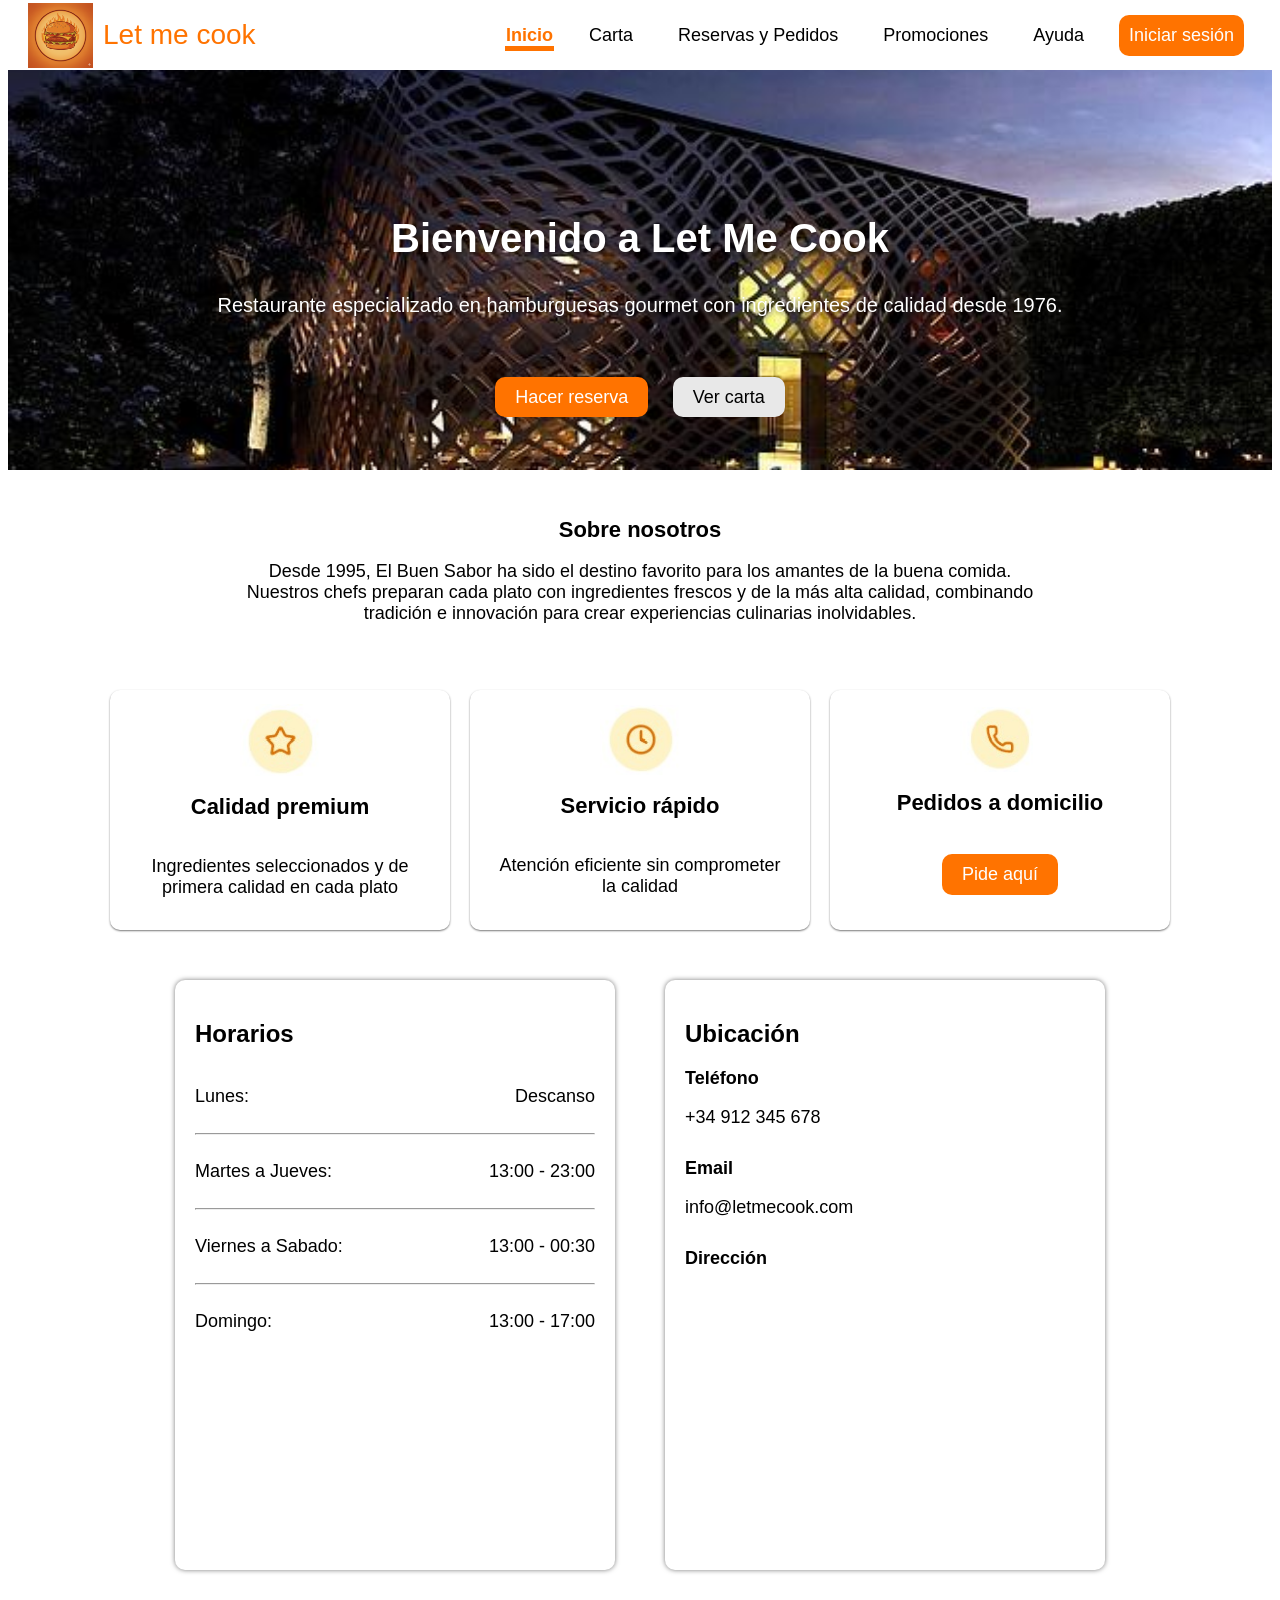
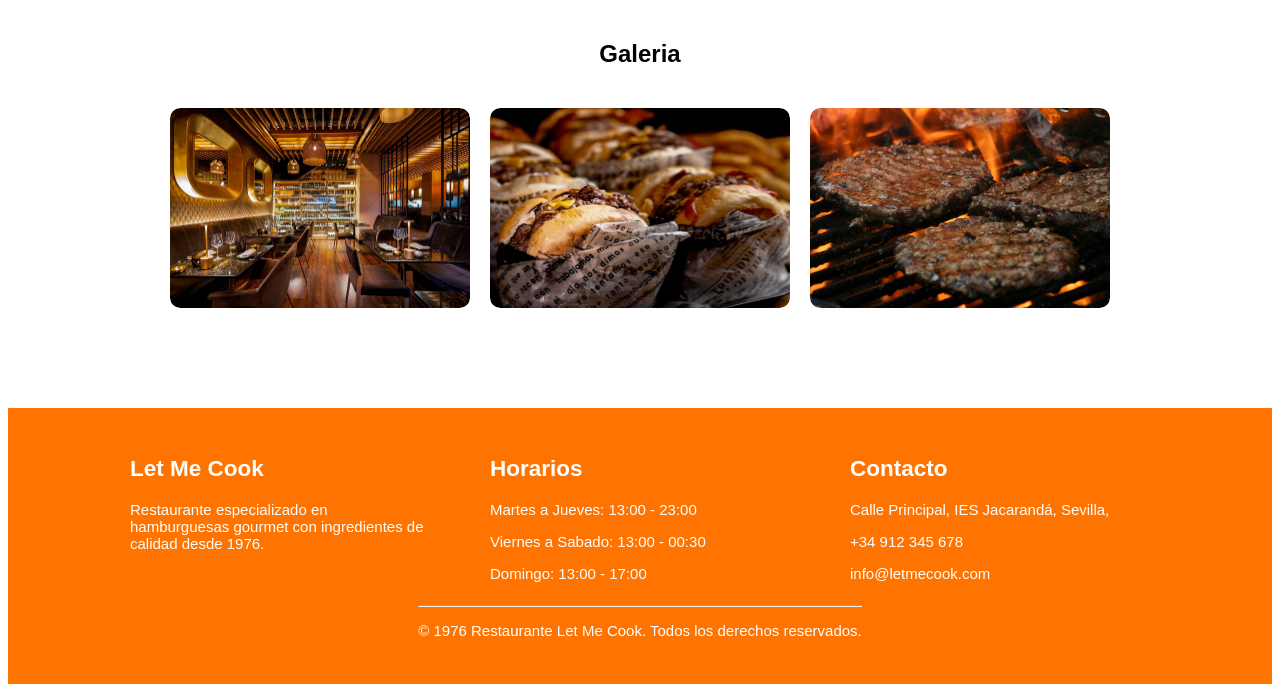
<file: index.html>
<!DOCTYPE html>
<html lang="en">
<head>
    <meta charset="UTF-8">
    <meta name="viewport" content="width=device-width, initial-scale=1.0">
    <title>Let me cook</title>
    <link rel="stylesheet" href="style.css">
    <link rel="icon" href="./images/logo.png" type="image/x-icon">
</head>
<body>
    <header id="cabecera">
        <div id="letmecook">
            <img src="./images/logo.png" alt="logo" width="65">
            <a href="index.html"><span class="naranja">Let me cook</span></a>
        </div>
        <div class="hamburguesa" onclick="toggleMenu()">☰</div>
        <nav id="menu">
            <div><a href="index.html" class="naranja actual">Inicio</a></div>
            <div><a href="carta.html" class="naranja">Carta</a></div>
            <div><a href="pedir.html" class="naranja">Reservas y Pedidos</a></div>
            <div><a href="promociones.html" class="naranja">Promociones</a></div>
            <div><a href="ayuda.html" class="naranja">Ayuda</a></div>
            <div class="inicio_sesion"><a href="login.html">Iniciar sesión</a></div>
        </nav>
    </header>
    <main>

  <!-- Imagen del restaurante -->
  <section id="foto_fondo">
        <div>
            <h1>Bienvenido a Let Me Cook</h1>
            <p>Restaurante especializado en hamburguesas gourmet con ingredientes de calidad desde 1976.</p>
        </div>
        
        <div>
            <a href="reservar.html" class="bienvenida_naranja">Hacer reserva</a>
            <a href="carta.html" class="bienvenida">Ver carta</a>
        </div>
    </section>

    <!-- Sobre nosotros -->
    <section id="sobre_nosotros">
        <div>
            <p><span>Sobre nosotros</span></p>
            <p>Desde 1995, El Buen Sabor ha sido el destino favorito para los amantes de la buena comida. 
            Nuestros chefs preparan cada plato con ingredientes frescos y de la más alta calidad, 
            combinando tradición e innovación para crear experiencias culinarias inolvidables.</p>
        </div>
    </section>
        
    <section id="calidad_servicio">
        <div>
            <img src="images/estrella.jpg" alt="estrella">
            <p><span>Calidad premium</span></p>
            <p>Ingredientes seleccionados y de primera calidad en cada plato</p>
        </div>
        <div>
            <img src="images/reloj.jpg" alt="reloj">
            <p><span>Servicio rápido</span></p>
            <p>Atención eficiente sin comprometer la calidad</p>
        </div>
        <div>
            <img src="images/telefono.jpg" alt="domicilio">
            <p><span>Pedidos a domicilio</span></p>
            <a href="pedir.html">Pide aquí</a>
        </div>
    </section>

    <!-- Información básica -->
    <section id="ubicacion">
        <div id="horarios">
            <h2>Horarios</h2>
            <div class="horarios">
                <p>Lunes:</p>
                <span>Descanso</span>
            </div>
            <hr>
            <div class="horarios">
                <p>Martes a Jueves:</p>
                <span>13:00 - 23:00</span>
            </div>
            <hr>
            <div class="horarios">
                <p>Viernes a Sabado:</p>
                <span>13:00 - 00:30</span>
            </div>
            <hr>
            <div class="horarios">
                <p>Domingo:</p>
                <span>13:00 - 17:00</span>
            </div>
        </div>

        <div id="mapa">
    <!-- Ubicación -->
        <h2>Ubicación</h2>
            <span>Teléfono</span>
            <p>+34 912 345 678</p>

            <span>Email</span>
            <p>info@letmecook.com</p>

            <span>Dirección</span>
            <iframe src="https://www.google.com/maps/embed?pb=!1m18!1m12!1m3!1d3785.
            421010003046!2d-5.87502492367752!3d37.544643225382416!2m3!1f0!2f0!3f0!3m2
            !1i1024!2i768!4f13.1!3m3!1m2!1s0xd125ce603bed70f%3A0xcd0e9d8b39d715f0!2s
            Instituto%20de%20Educaci%C3%B3n%20Secundaria%20Jacarand%C3%A1!5e1!3m2!1ses
            !2ses!4v1770924403149!5m2!1ses!2ses" style="border:0;" 
            allowfullscreen="" loading="lazy" referrerpolicy="no-referrer-when-downgrade"></iframe>
        </div>
    </section>
    <section id="galeria">
        <div>
            <h1>Galeria</h1>
        </div>
        <div class="galeria">
            <div>
                <img src="images/interior.jpg" alt="">
            </div>
            <div>
                <img src="images/hamburguesas.jpg" alt="">
            </div>
            <div>
                <img src="images/parrilla.jpg" alt="">
            </div>
        </div>
        
    </section>

    </main>


    <footer id="piepagina">
        <div class="piepagina">
            <div>
                <h2>Let Me Cook</h2>
                <p>Restaurante especializado en hamburguesas gourmet con ingredientes de calidad desde 1976.</p>
            </div>
            <div>
                <h2>Horarios</h2>
                <p>Martes a Jueves: 13:00 - 23:00</p>
                <p>Viernes a Sabado: 13:00 - 00:30</p>
                <p>Domingo: 13:00 - 17:00</p>
            </div>
            <div>
                <h2>Contacto</h2>
                <p>Calle Principal, IES Jacarandá, Sevilla,</p>
                <p>+34 912 345 678</p>
                <p>info@letmecook.com</p>
            </div>
        </div>
        <div>
            <hr>
            <p>© 1976 Restaurante Let Me Cook. Todos los derechos reservados.</p>
        </div>
    </footer>
    <script src="scripts.js"></script>
</body>
</html>
</file>
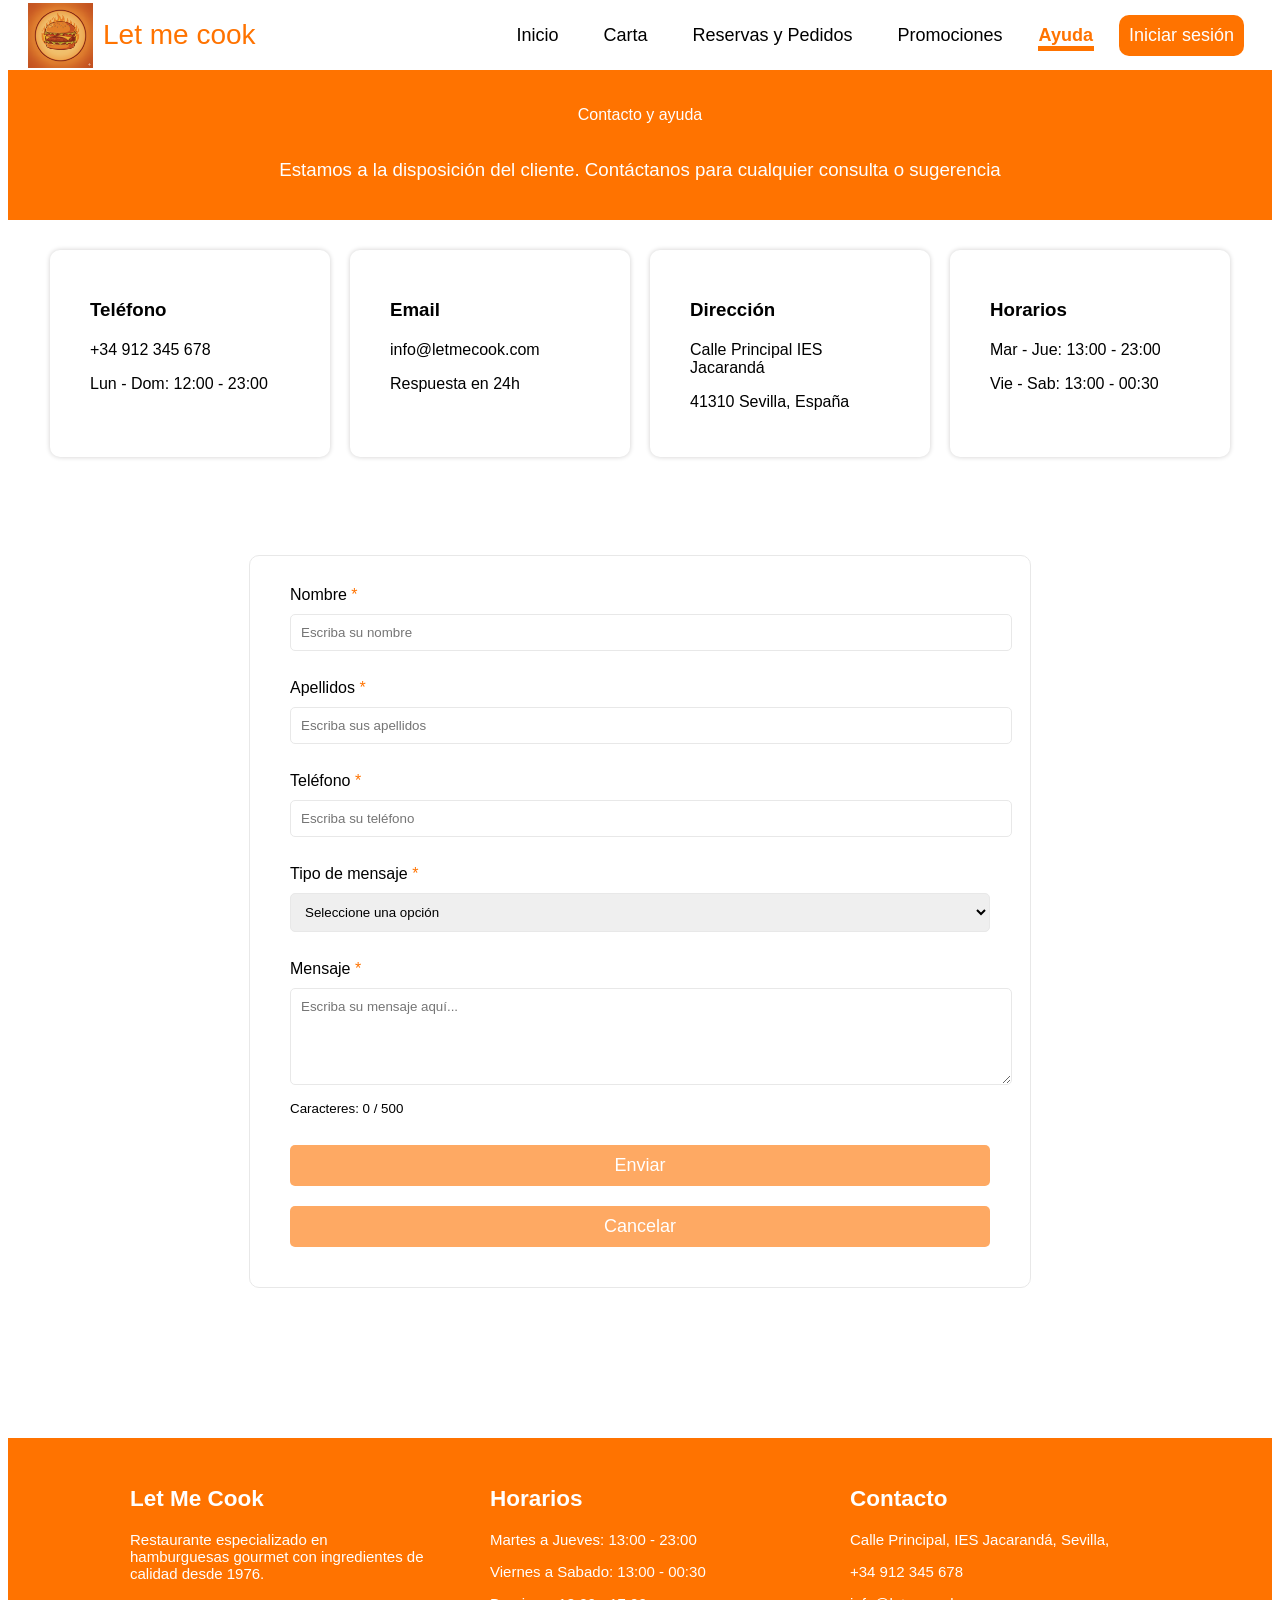
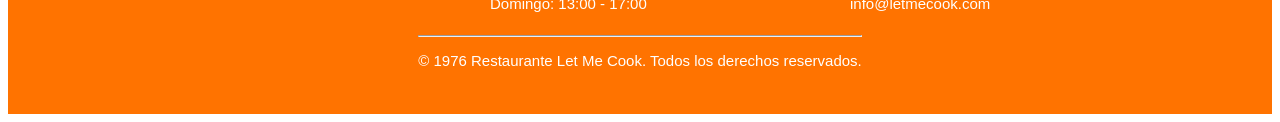
<file: ayuda.html>
<!DOCTYPE html>
<html lang="es">
<head>
    <meta charset="UTF-8">
    <title>Let me cook</title>
    <link rel="icon" type="image/vnd.icon" href="ruta/a/tu/favicon.ico">
    <link rel="stylesheet" href="style.css">
    <link rel="icon" href="./images/logo.png" type="image/x-icon">
</head>
<body>

     <header id="cabecera">
        <div id="letmecook">
            <img src="./images/logo.png" alt="logo" width="65">
            <a href="index.html"><span class="naranja">Let me cook</span></a>
        </div>
        <div class="hamburguesa" onclick="toggleMenu()">☰</div>
        <nav id="menu">
            <div><a href="index.html" class="naranja">Inicio</a></div>
            <div><a href="carta.html" class="naranja">Carta</a></div>
            <div><a href="pedir.html" class="naranja">Reservas y Pedidos</a></div>
            <div><a href="promociones.html" class="naranja">Promociones</a></div>
            <div><a href="ayuda.html" class="naranja actual">Ayuda</a></div>
            <div class="inicio_sesion"><a href="login.html">Iniciar sesión</a></div>
        </nav>
    </header>
    <section id="debajocabecera">
        <div>
            <p>Contacto y ayuda</p>
            <h3> Estamos a la disposición del cliente. Contáctanos para cualquier consulta o sugerencia</h3>
        </div>
    </section>

    <section id="info">
        <!-- Teléfono -->
        <div>
            <h3>Teléfono</h3>
            <p>
                +34 912 345 678
            </p>
            <p>Lun - Dom: 12:00 - 23:00</p>
        </div>
    

    <!-- Email -->
        <div>
            <h3>Email</h3>
            <p>
                info@letmecook.com
            </p>
            <p>Respuesta en 24h</p>
        </div>

    <!-- Dirección -->
        <div>
            <h3>Dirección</h3>
            <p>
                Calle Principal IES Jacarandá
            </p>
            <p>41310 Sevilla, España</p>
        </div>

    <!-- Horarios -->
        <div>
            <h3>Horarios</h3>
            <p>Mar - Jue: 13:00 - 23:00</p>
            <p>Vie - Sab: 13:00 - 00:30</p>
        </div>
    </section>

    <br>

    <!-- Formulario de contacto -->
    <section id="formulario">
        <div>
            <form action="ayudarealizada.html" method="post">

                <!-- Nombre -->
                <label>
                    Nombre <span>*</span>
                </label><br>
                <input type="text" name="nombre" placeholder="Escriba su nombre" required>
                <br><br>

                <!-- Apellidos -->
                <label>
                    Apellidos <span>*</span>
                </label><br>
                <input type="text" name="apellidos" placeholder="Escriba sus apellidos" required>
                <br><br>

                <!-- Teléfono -->
                <label>
                    Teléfono <span>*</span>
                </label><br>
                <input type="tel" name="telefono" placeholder="Escriba su teléfono" required>
                <br><br>

                <!-- Selector del tipo de mensaje -->
                <label>
                    Tipo de mensaje <span>*</span>
                </label><br>
                <select name="tipo" required>
                    <option value="">Seleccione una opción</option>
                    <option>Ayuda</option>
                    <option>Reclamación</option>
                    <option>Propuesta</option>
                </select>
                <br><br>

                <!-- Área de texto para escribir el mensaje -->
                <label>
                    Mensaje <span>*</span>
                </label><br>
                
                <!-- textarea para el mensaje:-->
                
                <textarea name="mensaje" rows="5" cols="30" maxlength="500" placeholder="Escriba su mensaje aquí..." required oninput="resultado.value = this.value.length"></textarea>
                <br>

                <!--Muestra el contador de caracteres:-->
                <small>Caracteres: <output name="resultado">0</output> / 500</small>
                <br><br>

                <!-- Botones -->
                <input type="submit" value="Enviar">
                <input type="submit" value="Cancelar">

            </form>
        </div>
    </section>
    <footer id="piepagina">
        <div class="piepagina">
            <div>
                <h2>Let Me Cook</h2>
                <p>Restaurante especializado en hamburguesas gourmet con ingredientes de calidad desde 1976.</p>
            </div>
            <div>
                <h2>Horarios</h2>
                <p>Martes a Jueves: 13:00 - 23:00</p>
                <p>Viernes a Sabado: 13:00 - 00:30</p>
                <p>Domingo: 13:00 - 17:00</p>
            </div>
            <div>
                <h2>Contacto</h2>
                <p>Calle Principal, IES Jacarandá, Sevilla,</p>
                <p>+34 912 345 678</p>
                <p>info@letmecook.com</p>
            </div>
        </div>
        <div>
            <hr>
            <p>© 1976 Restaurante Let Me Cook. Todos los derechos reservados.</p>
        </div>
    </footer>
    <script src="scripts.js"></script>
</body>
</html>
</file>
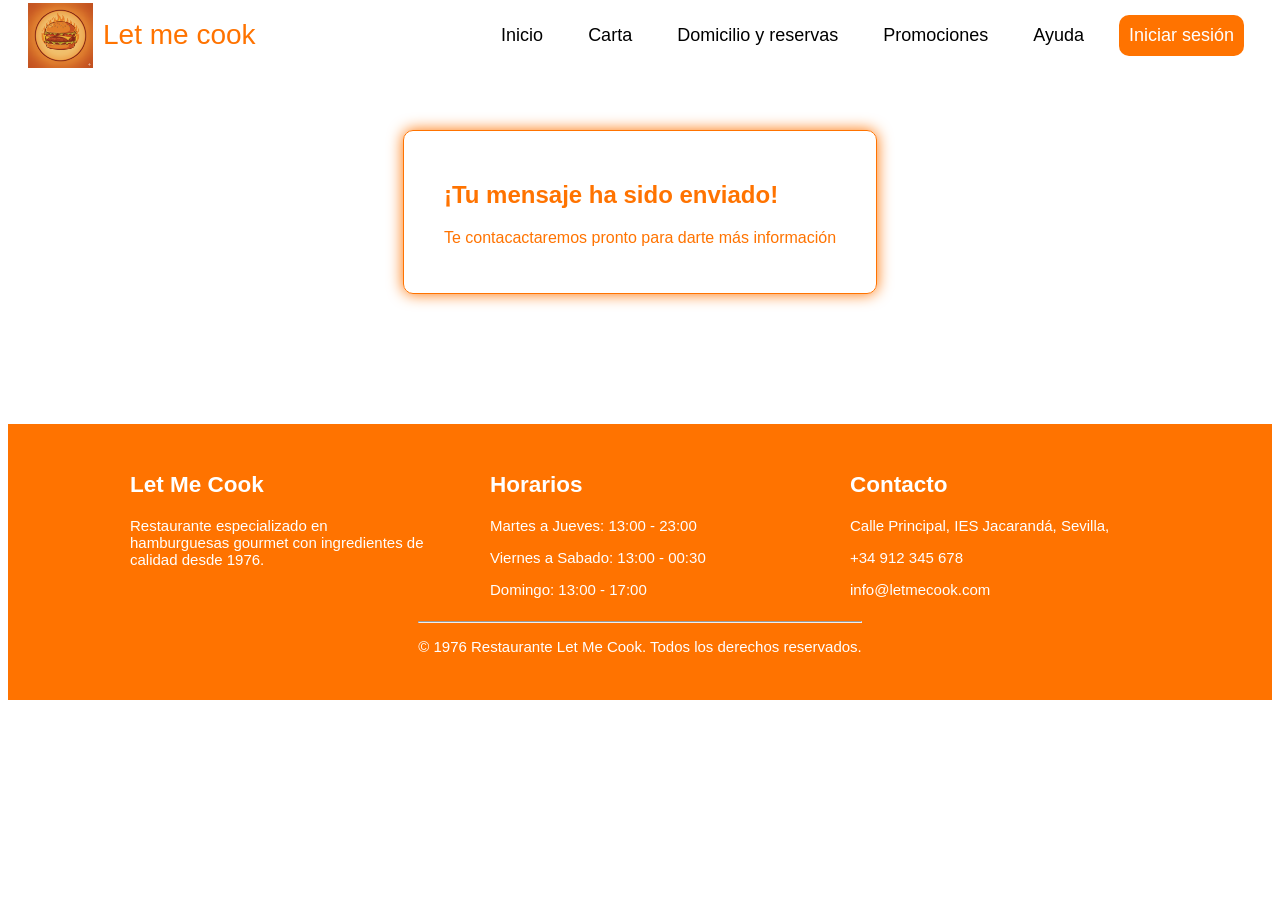
<file: ayudarealizada.html>
<!DOCTYPE html>
<html lang="es">
<head>
    <meta charset="UTF-8">
    <title>Let me cook</title>
    <link rel="icon" type="image/vnd.icon" href="ruta/a/tu/favicon.ico">
    <link rel="stylesheet" href="style.css">
    <link rel="icon" href="./images/logo.png" type="image/x-icon">
</head>
<body>

     <header id="cabecera">
        <div id="letmecook">
            <img src="./images/logo.png" alt="logo" width="65">
            <a href="index.html"><span class="naranja">Let me cook</span></a>
        </div>
        <div class="hamburguesa" onclick="toggleMenu()">☰</div>
        <nav id="menu">
            <div><a href="index.html" class="naranja">Inicio</a></div>
            <div><a href="carta.html" class="naranja">Carta</a></div>
            <div><a href="pedir.html" class="naranja">Domicilio y reservas</a></div>
            <div><a href="promociones.html" class="naranja">Promociones</a></div>
            <div><a href="ayuda.html" class="naranja">Ayuda</a></div>
            <div class="inicio_sesion"><a href="login.html">Iniciar sesión</a></div>
        </nav>
    </header>
    <section id="confirmacion">
        <div>
            <h2>¡Tu mensaje ha sido enviado!</h2>
            <p>Te contacactaremos pronto para darte más información</p>
        </div>
    </section>
    <footer id="piepagina">
        <div class="piepagina">
            <div>
                <h2>Let Me Cook</h2>
                <p>Restaurante especializado en hamburguesas gourmet con ingredientes de calidad desde 1976.</p>
            </div>
            <div>
                <h2>Horarios</h2>
                <p>Martes a Jueves: 13:00 - 23:00</p>
                <p>Viernes a Sabado: 13:00 - 00:30</p>
                <p>Domingo: 13:00 - 17:00</p>
            </div>
            <div>
                <h2>Contacto</h2>
                <p>Calle Principal, IES Jacarandá, Sevilla,</p>
                <p>+34 912 345 678</p>
                <p>info@letmecook.com</p>
            </div>
        </div>
        <div>
            <hr>
            <p>© 1976 Restaurante Let Me Cook. Todos los derechos reservados.</p>
        </div>
    </footer>
    <script src="scripts.js"></script>
</body>
</html>
</file>
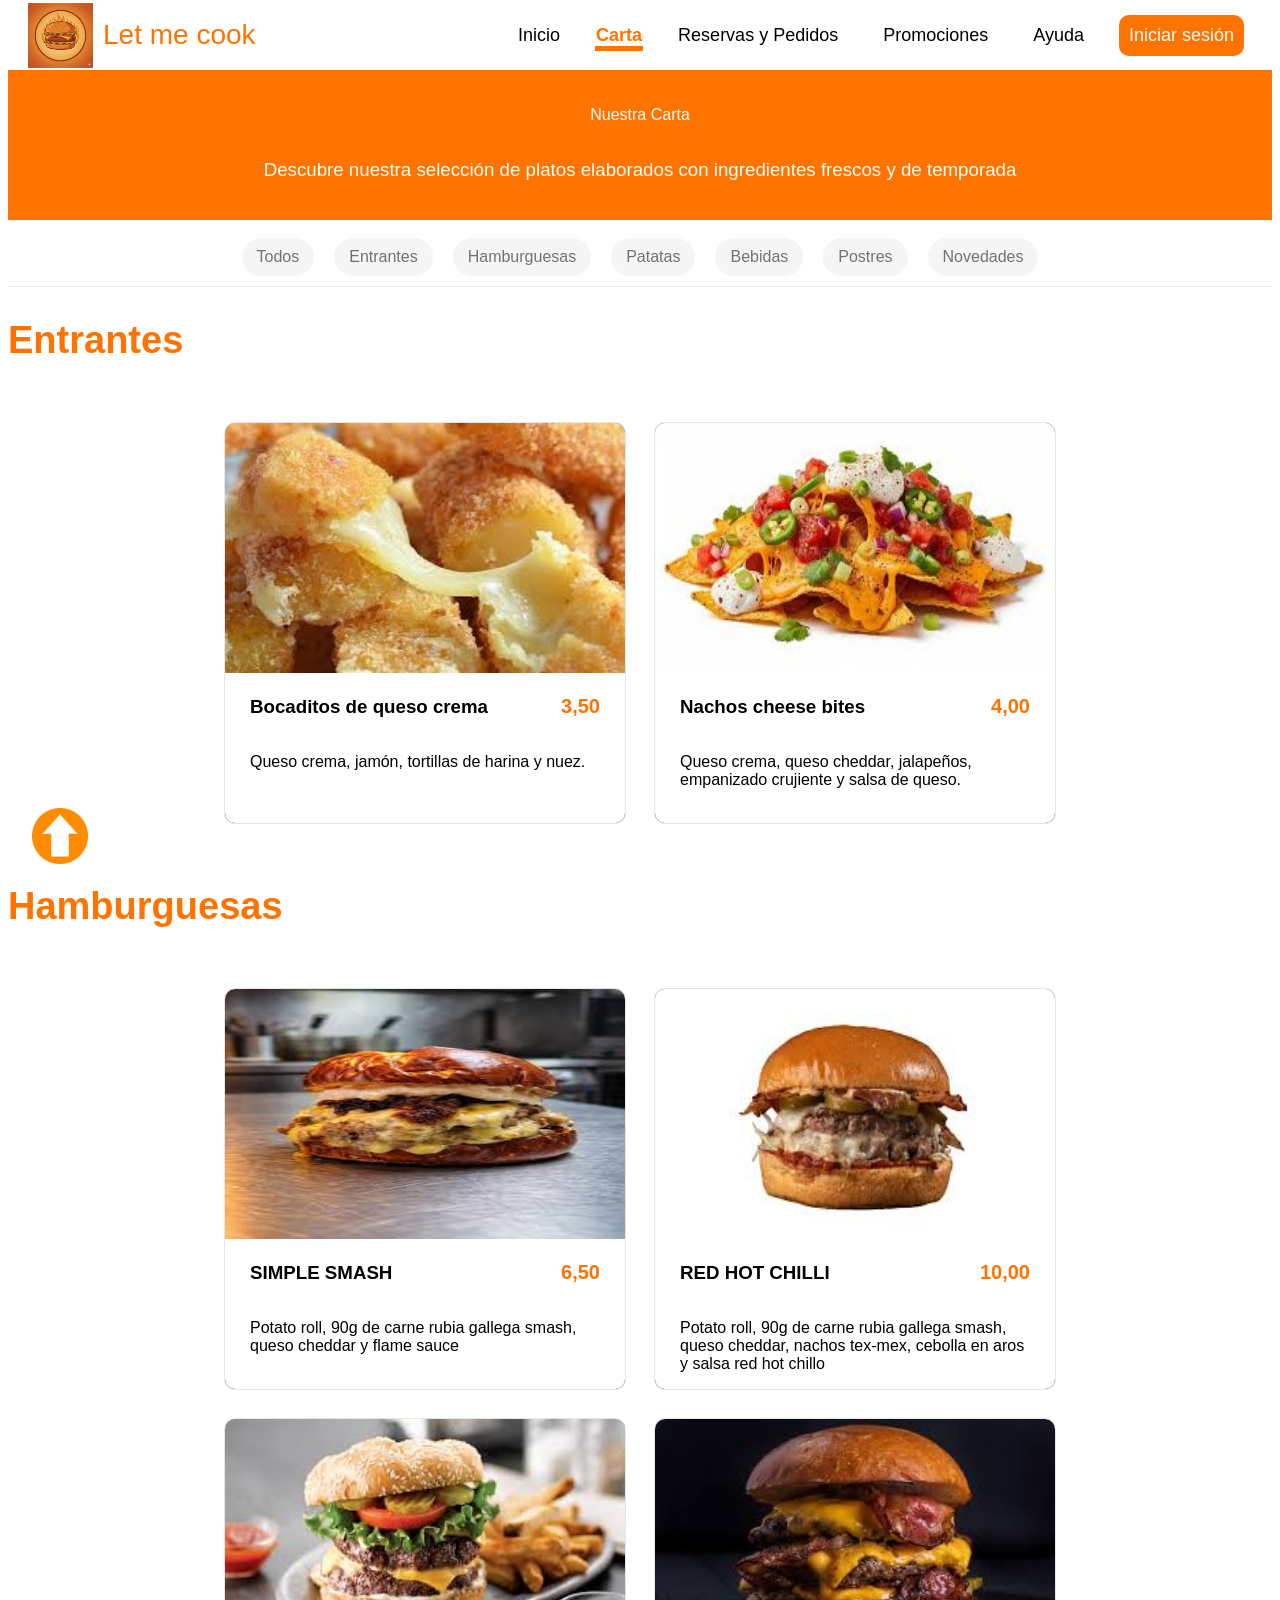
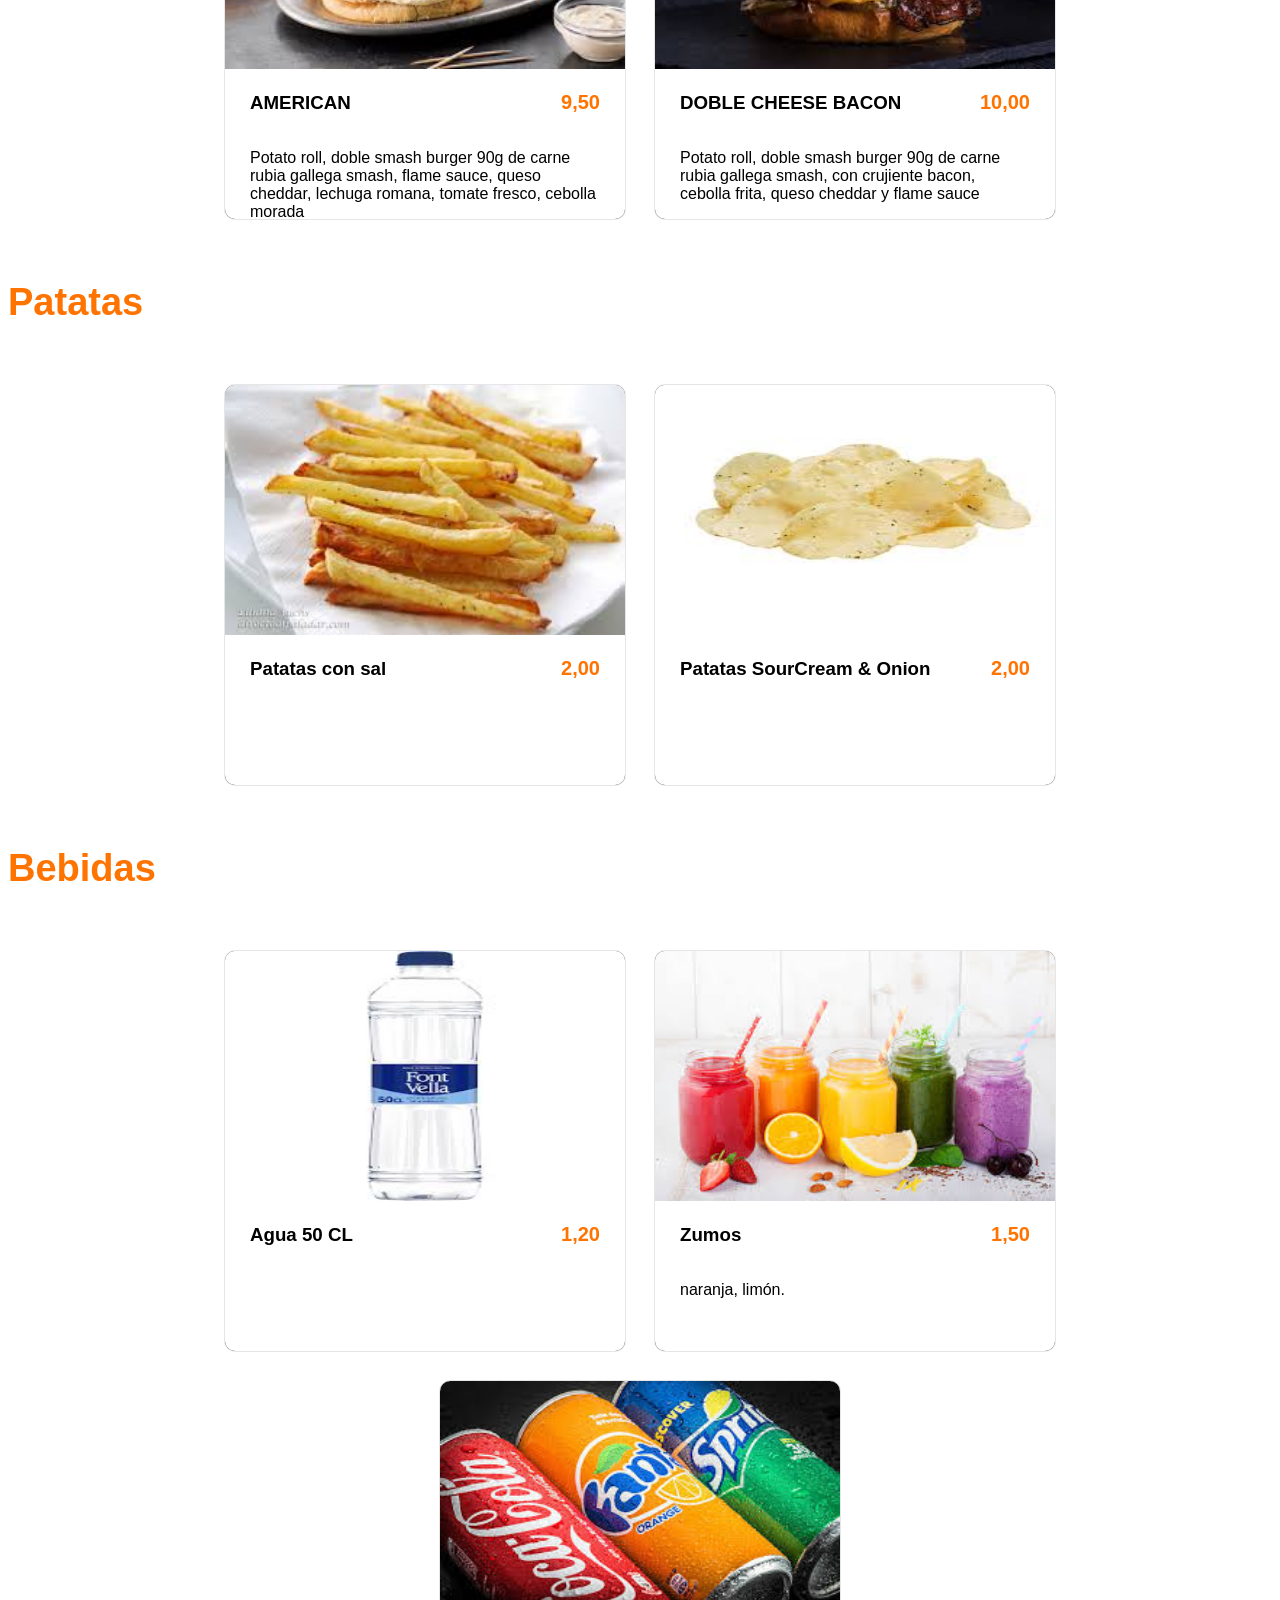
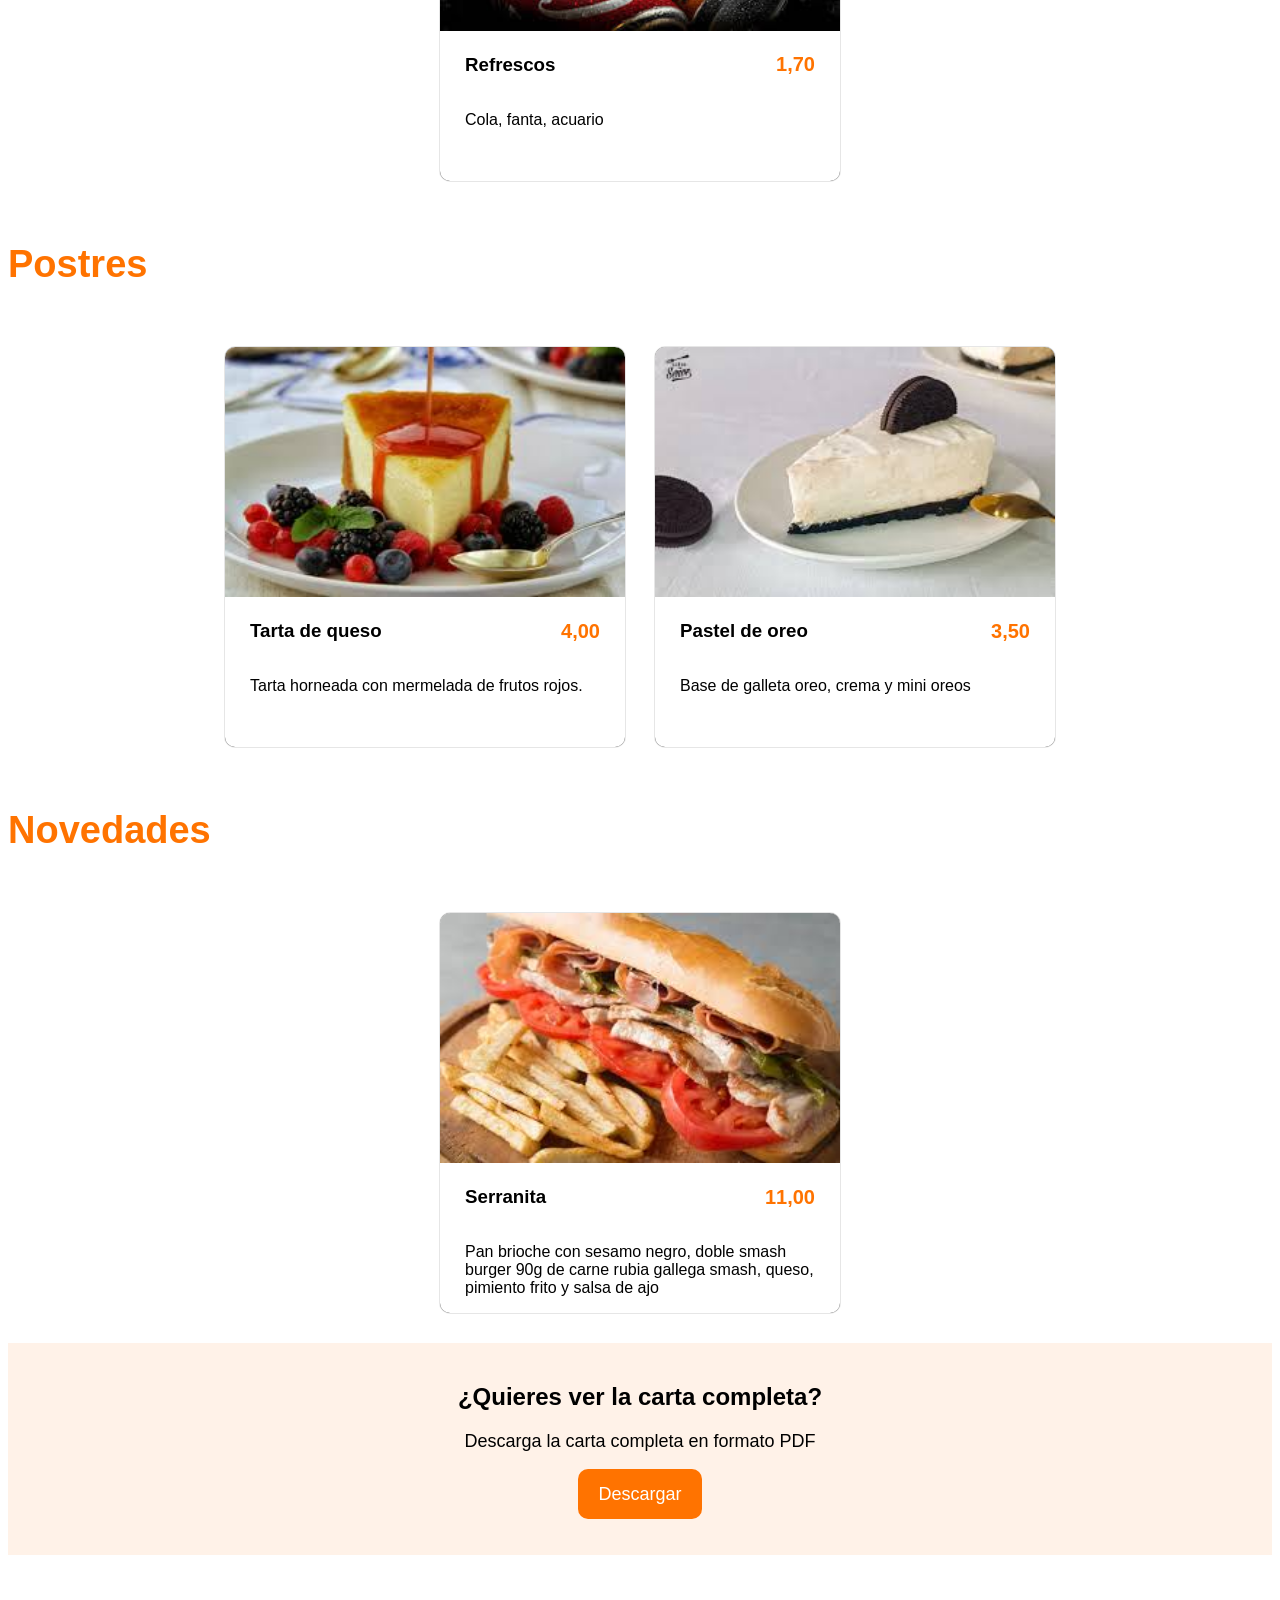
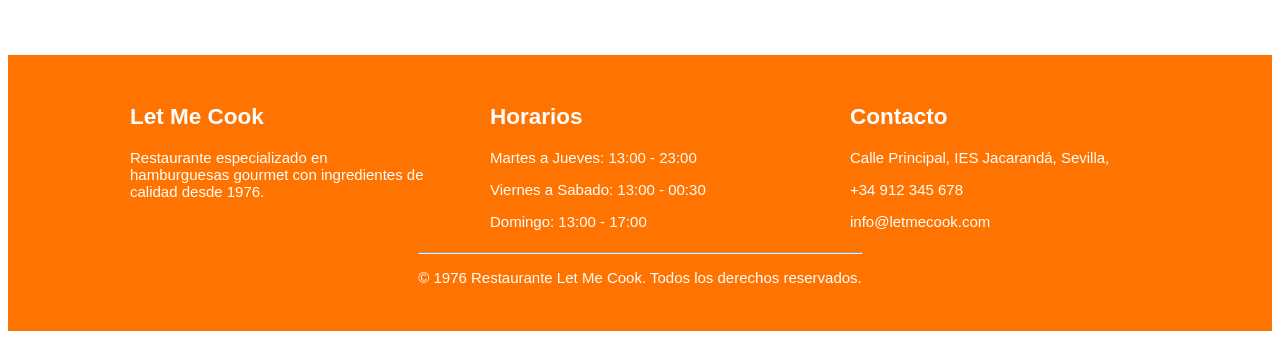
<file: carta.html>
<!DOCTYPE html>
<html lang="en">
<head>
    <meta charset="UTF-8">
    <meta name="viewport" content="width=device-width, initial-scale=1.0">
    <title>Let me cook</title>
    <link rel="stylesheet" href="style.css">
    <link rel="icon" href="./images/logo.png" type="image/x-icon">
</head>
<body>
    <header id="cabecera">
        <div id="letmecook">
            <img src="./images/logo.png" alt="logo" width="65">
            <a href="index.html"><span class="naranja">Let me cook</span></a>
        </div>
        <div class="hamburguesa" onclick="toggleMenu()">☰</div>
        <nav id="menu">
            <div><a href="index.html" class="naranja">Inicio</a></div>
            <div><a href="carta.html" class="naranja actual">Carta</a></div>
            <div><a href="pedir.html" class="naranja">Reservas y Pedidos</a></div>
            <div><a href="promociones.html" class="naranja">Promociones</a></div>
            <div><a href="ayuda.html" class="naranja">Ayuda</a></div>
            <div class="inicio_sesion"><a href="login.html">Iniciar sesión</a></div>
        </nav>
    </header>
    <section id="debajocabecera">
        <div>
            <p>
                Nuestra Carta
            </p>
            <h3>
                Descubre nuestra selección de platos elaborados con ingredientes frescos y de temporada
            </h3>
        </div>
    </section>
    <br>
    <!--Parte principal de la carta-->
    <main class="carta">
        <!--Botones de la carta. Ahora no se ven porque lo tapa el footer-->
        <section class="botones">
            <a href="#todos" class="activo">Todos</a>
            <a href="#entrantes">Entrantes</a>
            <a href="#hamburguesas">Hamburguesas</a>
            <a href="#patatas">Patatas</a>
            <a href="#bebidas">Bebidas</a>
            <a href="#postres">Postres</a>
            <a href="#novedades">Novedades</a>
        </section>
        <!--A partir de aqui se van a poner los platos-->
        <h2 id="entrantes" class="parte_menu" >Entrantes</h2>
        <section class="platos">
            <!--Entrantes-->
            <article class="tarjetitas">
                <img src="./images/bocaditos de queso.jpg" alt="Bocaditos">
                <div class="contenido">
                    <div class="cabecera">
                        <h3>Bocaditos de queso crema</h3>
                        <span class="precio">3,50</span>
                    </div>
                    <p>Queso crema, jamón, tortillas de harina y nuez.</p>
                </div>
            </article>

            <article class="tarjetitas">
                <img src="./images/nachos.jpg" alt="Nachos">
                <div class="contenido">
                    <div class="cabecera">
                        <h3>Nachos cheese bites</h3>
                        <span class="precio">4,00</span>
                    </div>
                    <p>Queso crema, queso cheddar, jalapeños, empanizado crujiente y salsa de queso.</p>
                </div>
            </article>
        </section>
        <!--hamburguesas-->
        <h2 id="hamburguesas" class="parte_menu" >Hamburguesas</h2>
        <section class="platos">
            <article class="tarjetitas">
                <img src="./images/simple smash.jpg" alt="simple smash" height="">
                <div class="contenido">
                    <div class="cabecera">
                        <h3>SIMPLE SMASH</h3>
                        <span class="precio">6,50</span>
                    </div>
                    <p>Potato roll, 90g de carne rubia gallega smash, queso cheddar y flame sauce</p>
                </div>
            </article>
            
            <article class="tarjetitas">
                <img src="./images/red hot chilli.jpg" alt="red hot chilli">
                <div class="contenido">
                    <div class="cabecera">
                        <h3>RED HOT CHILLI</h3>
                        <span class="precio">10,00</span>
                    </div>
                    <p>Potato roll, 90g de carne rubia gallega smash, queso cheddar, nachos tex-mex, cebolla en aros y salsa red hot chillo</p>
                </div>
            </article>

            <article class="tarjetitas">
                <img src="./images/american.jpg" alt="american">
                <div class="contenido">
                    <div class="cabecera">
                        <h3>AMERICAN</h3>
                        <span class="precio">9,50</span>
                    </div>
                    <p>Potato roll, doble smash burger 90g de carne rubia gallega smash, flame sauce, queso cheddar, lechuga romana, tomate fresco, cebolla morada</p>
                </div>
            </article>

            <article class="tarjetitas">
                <img src="./images/doble cheese bacon.jpg" alt="doble cheese bacon">
                <div class="contenido">
                    <div class="cabecera">
                        <h3>DOBLE CHEESE BACON</h3>
                        <span class="precio">10,00</span>
                    </div>
                    <p>Potato roll, doble smash burger 90g de carne rubia gallega smash, con crujiente bacon, cebolla frita, queso cheddar y flame sauce</p>
                </div>
            </article>
        </section>
        <!--Patatas-->
        <h2 id="patatas" class="parte_menu">Patatas</h2>
        <section class="platos">
            <article class="tarjetitas">
                <img src="./images/patatas con sal.jpg" alt="patatas con sal">
                <div class="contenido">
                    <div class="cabecera">
                        <h3>Patatas con sal</h3>
                        <span class="precio">2,00</span>
                    </div>
                </div>
            </article>

            <article class="tarjetitas">
                <img src="./images/patatas sourcream.jpg" alt="patatas sourcream">
                <div class="contenido">
                    <div class="cabecera">
                        <h3>Patatas SourCream & Onion</h3>
                        <span class="precio">2,00</span>
                    </div>
                </div>
            </article>
        </section>
        <!--Bebidas-->
        <h2 id="bebidas" class="parte_menu">Bebidas</h2>
        <section class="platos">
            <article class="tarjetitas">
                <img src="./images/Agua 50 CL.jpg" alt="agua">
                <div class="contenido">
                    <div class="cabecera">
                        <h3>Agua 50 CL</h3>
                        <span class="precio">1,20</span>
                    </div>
                </div>
            </article>

            <article class="tarjetitas">
                <img src="./images/zumos.jpg" alt="zumos">
                <div class="contenido">
                    <div class="cabecera">
                        <h3>Zumos</h3>
                        <span class="precio">1,50</span>
                    </div>
                    <p>naranja, limón.</p>
                </div>
            </article>

            <article class="tarjetitas">
                <img src="./images/Refrescos.jpg" alt="refrescos">
                <div class="contenido">
                    <div class="cabecera">
                        <h3>Refrescos</h3>
                        <span class="precio">1,70</span>
                    </div>
                    <p>Cola, fanta, acuario</p>
                </div>
            </article>
        </section>
        <!--Postres-->
        <h2 id="postres" class="parte_menu">Postres</h2>
        <section class="platos">
            <article class="tarjetitas">
                <img src="./images/Tarta de queso.jpg" alt="Tarta de queso">
                <div class="contenido">
                    <div class="cabecera">
                        <h3>Tarta de queso</h3>
                        <span class="precio">4,00</span>
                    </div>
                    <p>Tarta horneada con mermelada de frutos rojos.</p>
                </div>
            </article>
            <article class="tarjetitas">
                <img src="./images/Pastel de oreo.jpg" alt="Pastel de oreo">
                <div class="contenido">
                    <div class="cabecera">
                        <h3>Pastel de oreo</h3>
                        <span class="precio">3,50</span>
                    </div>
                    <p>Base de galleta oreo, crema y mini oreos</p>
                </div>
            </article>
        </section> 
        <!--Novedades-->
        <h2 id="novedades" class="parte_menu">Novedades</h2>
        <section class="platos">
            <article class="tarjetitas">
                <img src="./images/Serranita.jpg" alt="Serranita">
                <div class="contenido">
                    <div class="cabecera">
                        <h3>Serranita</h3>
                        <span class="precio">11,00</span>
                    </div>
                    <p>Pan brioche con sesamo negro, doble smash burger 90g de carne rubia gallega smash, queso, pimiento frito y salsa de ajo</p>
                </div>
            </article>
        </section>

        <!-- Descargar -->
        <section id="descarga">
            <div class="descarga">
                <h2>¿Quieres ver la carta completa?</h2>
                <p>Descarga la carta completa en formato PDF</p>
                <a>Descargar</a>
            </div>
        </section>
        <a href="#debajocabecera" class="fijo"><img src="images/flecha.jpg" alt="flecha"></a>
    </main>
    <footer id="piepagina">
        <div class="piepagina">
            <div>
                <h2>Let Me Cook</h2>
                <p>Restaurante especializado en hamburguesas gourmet con ingredientes de calidad desde 1976.</p>
            </div>
            <div>
                <h2>Horarios</h2>
                <p>Martes a Jueves: 13:00 - 23:00</p>
                <p>Viernes a Sabado: 13:00 - 00:30</p>
                <p>Domingo: 13:00 - 17:00</p>
            </div>
            <div>
                <h2>Contacto</h2>
                <p>Calle Principal, IES Jacarandá, Sevilla,</p>
                <p>+34 912 345 678</p>
                <p>info@letmecook.com</p>
            </div>
        </div>
        <div>
            <hr>
            <p>© 1976 Restaurante Let Me Cook. Todos los derechos reservados.</p>
        </div>
    </footer>
    <script src="scripts.js"></script>
</body>
</html>
</file>
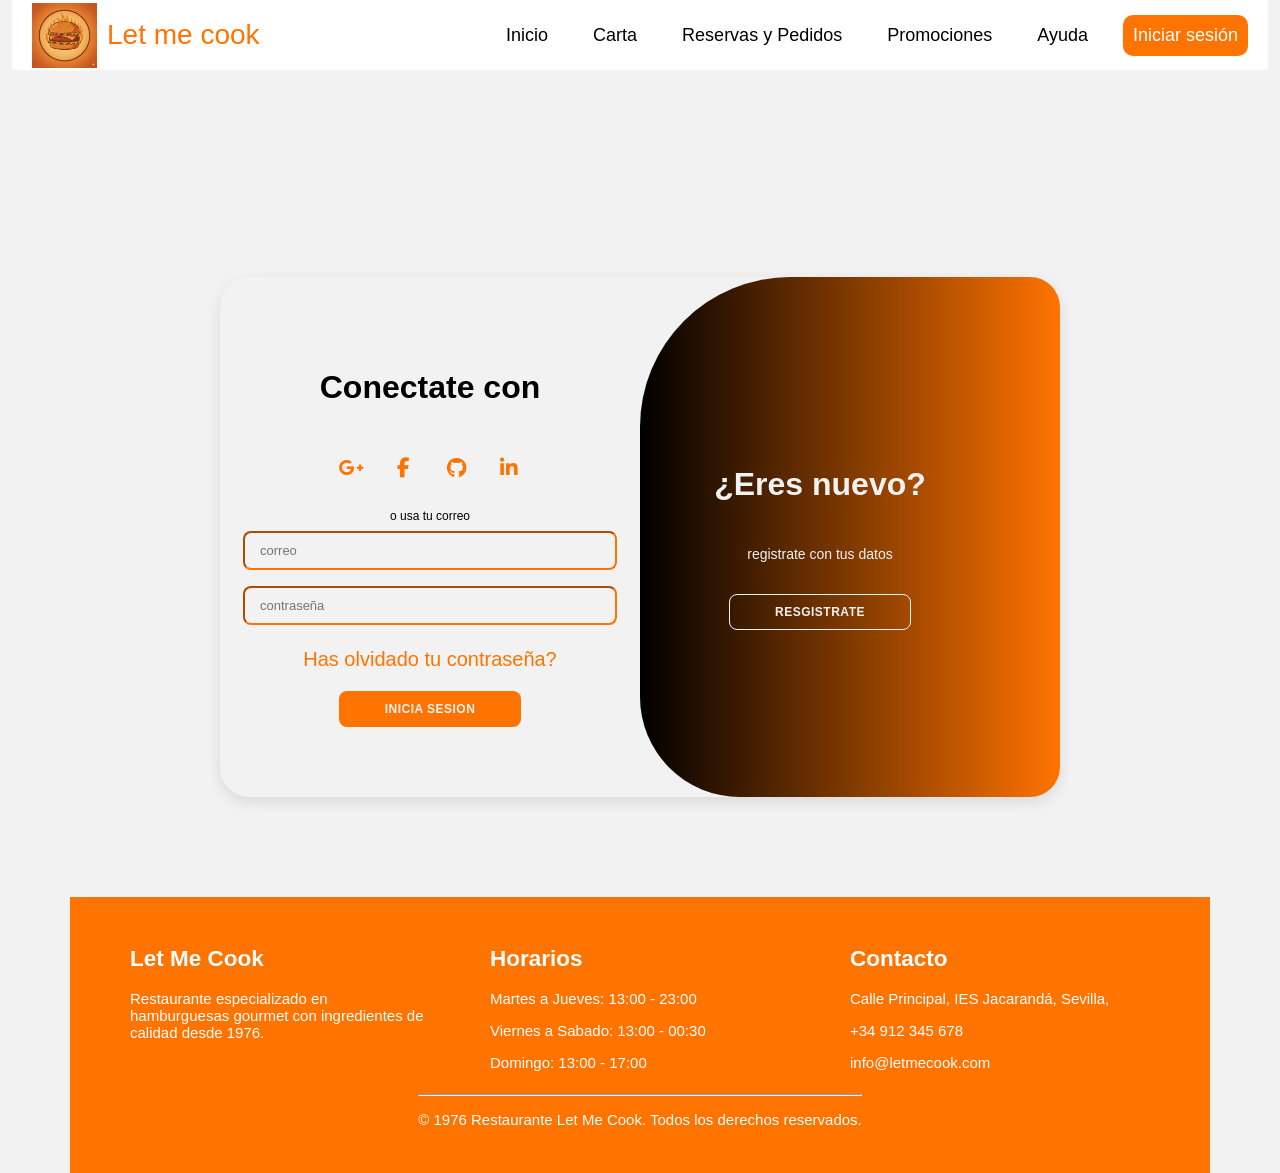
<file: login.html>
<!DOCTYPE html>
<html lang="en">
<head>
    <meta charset="UTF-8">
    <meta name="viewport" content="width=device-width, initial-scale=1.0">
    <link rel="stylesheet" href="https://cdnjs.cloudflare.com/ajax/libs/font-awesome/6.4.2/css/all.min.css">
    <link rel="stylesheet" href="style.css">
    <link rel="icon" href="./images/logo.png" type="image/x-icon">
    <title>Let me cook</title>
</head>
<body id="inicio">
    <header id="cabecera">
        <div id="letmecook">
            <img src="./images/logo.png" alt="logo" width="65">
            <a href="index.html"><span class="naranja">Let me cook</span></a>
        </div>
        <div class="hamburguesa" onclick="toggleMenu()">☰</div>
        <nav id="menu">
            <div><a href="index.html" class="naranja">Inicio</a></div>
            <div><a href="carta.html" class="naranja">Carta</a></div>
            <div><a href="pedir.html" class="naranja">Reservas y Pedidos</a></div>
            <div><a href="promociones.html" class="naranja">Promociones</a></div>
            <div><a href="ayuda.html" class="naranja">Ayuda</a></div>
            <div class="inicio_sesion"><a href="login.html" >Iniciar sesión</a></div>
        </nav>
    </header>
    <div class="contenedor" id="contenedor">
        <div class="forma-contenedor sign-up">
            <form>
                <h1>Registrate</h1>
                <div class="social-icons">
                        <a href="#" class="icon"><i class="fa-brands fa-google-plus-g"></i></a>
                        <a href="#" class="icon"><i class="fa-brands fa-facebook-f"></i></a>
                        <a href="#" class="icon"><i class="fa-brands fa-github"></i></a>
                        <a href="#" class="icon"><i class="fa-brands fa-linkedin-in"></i></a>
                </div>
                <span> Usa tu correo</span>
                <input type="name" placeholder="nombre">
                <input type="email" placeholder="correo">
                <input type="password" placeholder="contraseña">
                <button>Createla</button>
            </form>
        </div>
        <div class="forma-contenedor sign-in">
            <form>
                <h1>Conectate con</h1>
                <div class="social-icons">
                        <a href="#" class="icon"><i class="fa-brands fa-google-plus-g"></i></a>
                        <a href="#" class="icon"><i class="fa-brands fa-facebook-f"></i></a>
                        <a href="#" class="icon"><i class="fa-brands fa-github"></i></a>
                        <a href="#" class="icon"><i class="fa-brands fa-linkedin-in"></i></a>
                </div>
                <span> o usa tu correo</span>
                <input type="email" placeholder="correo">
                <input type="password" placeholder="contraseña">
                <a href="#">Has olvidado tu contraseña?</a>
                <button id="botones">Inicia sesion</button>
            </form>
        </div>
        <div class="toggle-container">
            <div class="toggle">
                <div class="toggle-panel
                toggle-left">
            <h1>Bienvenido de vuelta</h1>
            <p>inserta tus datos personales</p>
            <button class="hidden" id="login">Inica sesion</button>
        </div>
        <div class="toggle-panel
                toggle-right">
            <h1>¿Eres nuevo?</h1>
            <p>registrate con tus datos</p>
            <button class="hidden" id="register">resgistrate</button>
        </div>
            </div>
        </div>
    </div>
    <footer id="piepagina">
        <div class="piepagina">
            <div>
                <h2>Let Me Cook</h2>
                <p>Restaurante especializado en hamburguesas gourmet con ingredientes de calidad desde 1976.</p>
            </div>
            <div>
                <h2>Horarios</h2>
                <p>Martes a Jueves: 13:00 - 23:00</p>
                <p>Viernes a Sabado: 13:00 - 00:30</p>
                <p>Domingo: 13:00 - 17:00</p>
            </div>
            <div>
                <h2>Contacto</h2>
                <p>Calle Principal, IES Jacarandá, Sevilla,</p>
                <p>+34 912 345 678</p>
                <p>info@letmecook.com</p>
            </div>
        </div>
        <div>
            <hr>
            <p>© 1976 Restaurante Let Me Cook. Todos los derechos reservados.</p>
        </div>
    </footer>
    <script src="scripts.js"></script>
</body>
</html>
</file>
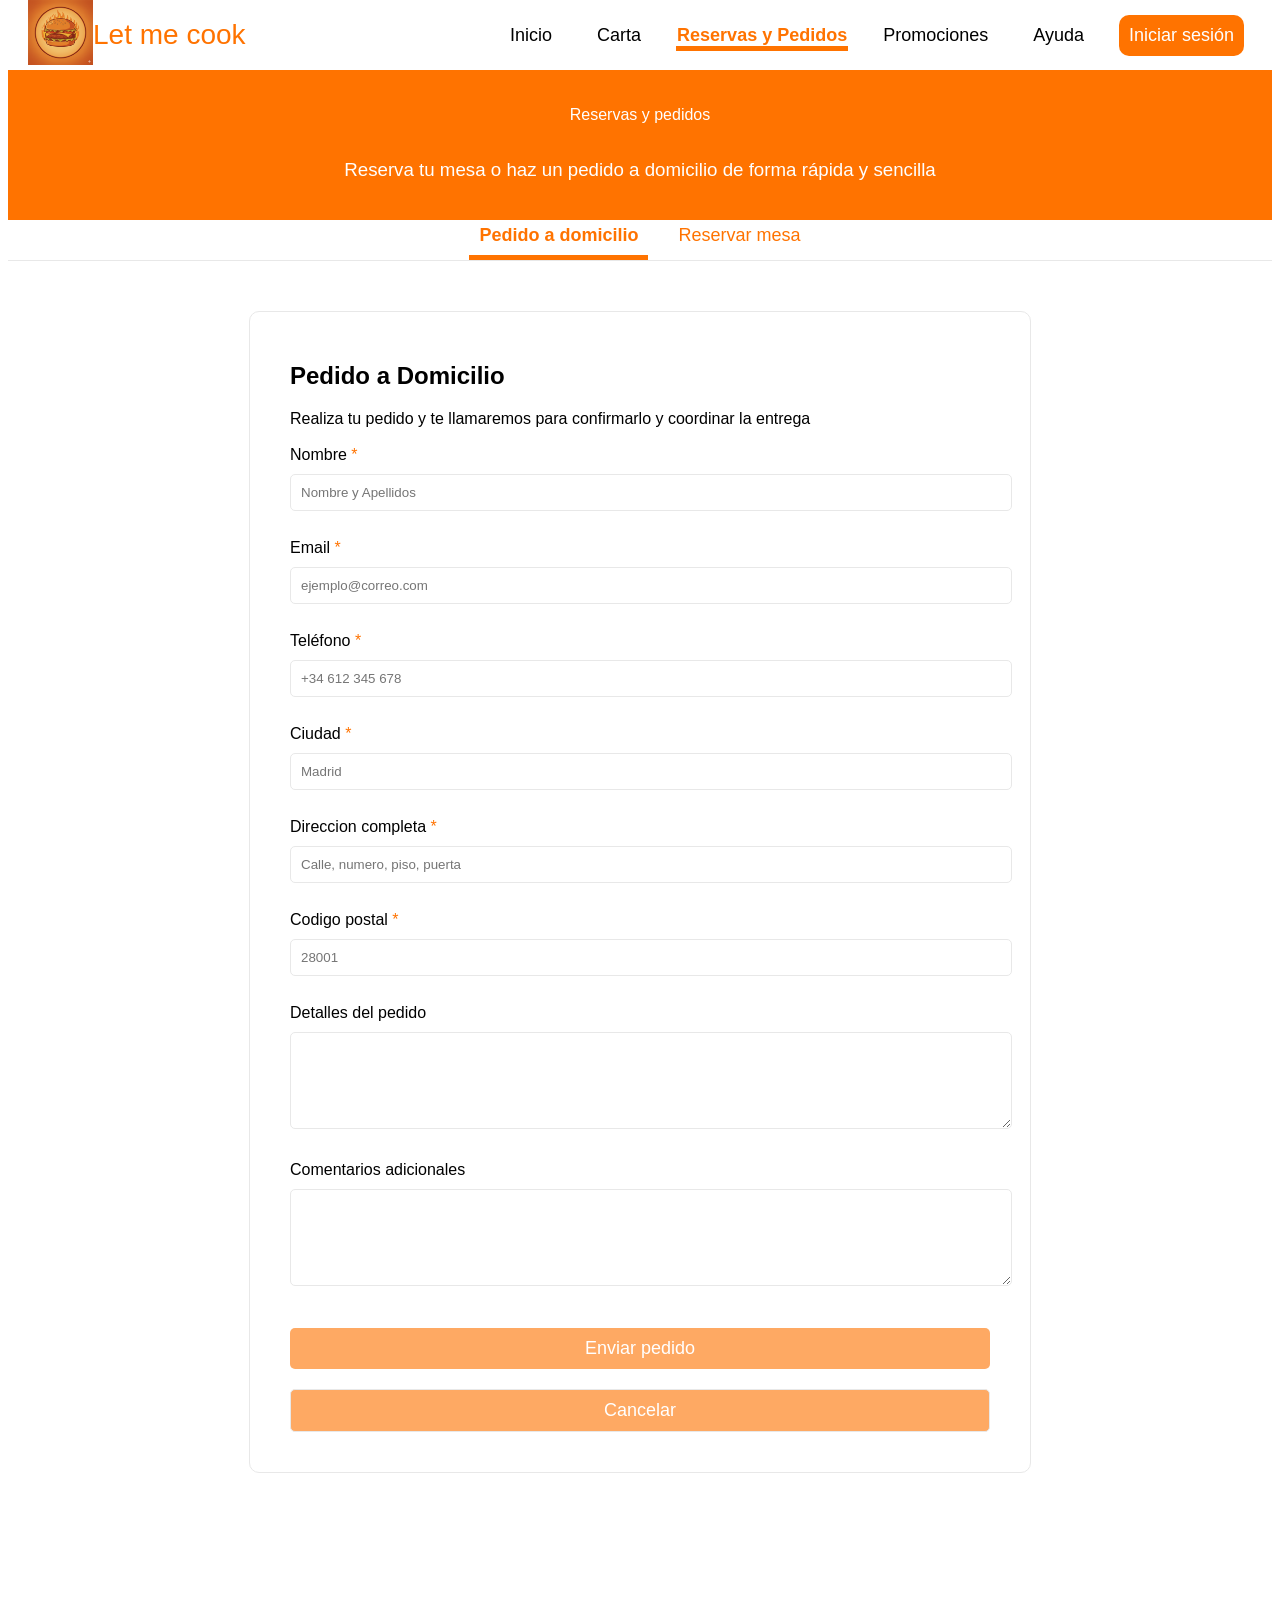
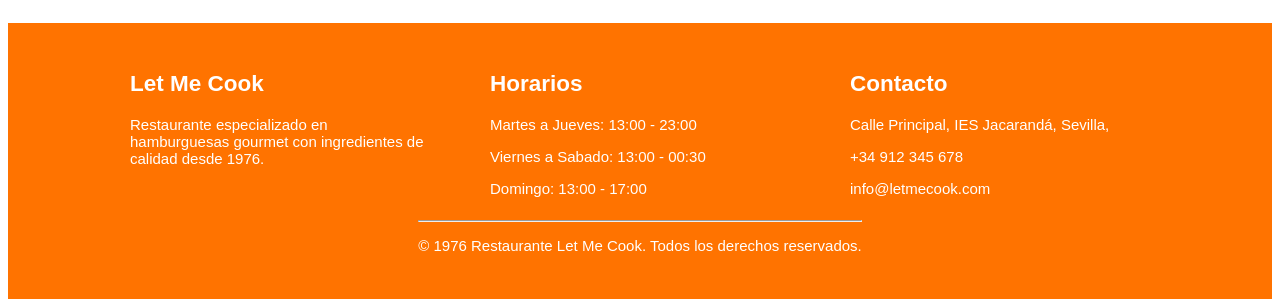
<file: pedir.html>
<!DOCTYPE html>
<html lang="en">
<head>
    <meta charset="UTF-8">
    <meta name="viewport" content="width=device-width, initial-scale=1.0">
    <title>Let me cook</title>
    <link rel="stylesheet" href="style.css">
    <link rel="icon" href="./images/logo.png" type="image/x-icon">
</head>
<body>
     <header id="cabecera">
        <div id="letmecook">
            <a href="index.html"><img src="./images/logo.png" alt="logo" width="65"></a>
            <a href="index.html"><span>Let me cook</span></a>
        </div>
        <div class="hamburguesa" onclick="toggleMenu()">☰</div>
        <nav id="menu">
            <div><a href="index.html" class="naranja">Inicio</a></div>
            <div><a href="carta.html" class="naranja">Carta</a></div>
            <div><a href="pedir.html" class="naranja actual">Reservas y Pedidos</a></div>
            <div><a href="promociones.html" class="naranja">Promociones</a></div>
            <div><a href="ayuda.html" class="naranja">Ayuda</a></div>
            <div class="inicio_sesion"><a href="login.html">Iniciar sesión</a></div>
        </nav>
    </header>
    <section id="debajocabecera">
        <div>
            <p>
                Reservas y pedidos
            </p>
            <h3>
                Reserva tu mesa o haz un pedido a domicilio de forma rápida y sencilla
            </h3>
        </div>
    </section>
    <section id="pedidosreserva">
        <div>
            <a href="pedir.html" class="actual"><div>Pedido a domicilio</div></a>
            <a href="reservar.html" ><div>Reservar mesa</div></a>
        </div>
    </section>
    <section id="formulario">
        <div>
            <!--Pedido a domicilio-->
            <h2>Pedido a Domicilio</h2>
            <a href="domicilio"></a>
            <!-- Formulario para hacer reservas -->
            <form action="pedidorealizado.html" method="post">
                <a>Realiza tu pedido y te llamaremos para confirmarlo y coordinar la entrega</a> <br><br>


                <!-- Campo nombre de pedido a domicilio -->
                <label>
                    Nombre
                    <span>*</span>
                </label><br>
                <input type="text" name="nombre_domicilio" placeholder="Nombre y Apellidos" required>
                <br><br>

                <!-- Campo de email de pedido a domicilio-->
                <label>
                    Email
                    <span>*</span>
                </label><br>
                <input type="email" name="email" placeholder="ejemplo@correo.com" required>
                <br><br>
                <!-- Campo teléfono de pedido a domicilio -->
                <label>
                    Teléfono
                    <span>*</span>
                </label><br>
                <input type="tel" name="telefono_domicilio" placeholder="+34 612 345 678">
                <br><br>


                <!-- Campo para seleccionar la ciudad de pedido a domicilio -->
                <label>
                    Ciudad
                    <span>*</span>
                </label><br>
                <input type="text" name="ciudad" placeholder="Madrid" required>
                <br><br>


                <!-- Campo para indicar direccion completa -->
                <label>
                    Direccion completa
                    <span>*</span>
                </label><br>
                <input type="text" name="Direccion" placeholder="Calle, numero, piso, puerta" required>
                <br><br>


                <!-- Codigo postal -->
                <label>
                    Codigo postal
                    <span>*</span>
                </label><br>
                <input type="number" name="Codigo" placeholder="28001" required>
                <br><br>


                <label>Detalles del pedido</label><br>
                <textarea name="detalles" rows="5"></textarea>
                <br><br>

                <label>Comentarios adicionales</label><br>
                <textarea name="comentarios_pedido" rows="5"></textarea>
                <br><br>

                <!-- Botones para enviar o cancelar -->
                <input type="submit" value="Enviar pedido">
                <input type="button" value="Cancelar">
            </form>

        </div>
    </section>
    

    <footer id="piepagina">
        <div class="piepagina">
            <div>
                <h2>Let Me Cook</h2>
                <p>Restaurante especializado en hamburguesas gourmet con ingredientes de calidad desde 1976.</p>
            </div>
            <div>
                <h2>Horarios</h2>
                <p>Martes a Jueves: 13:00 - 23:00</p>
                <p>Viernes a Sabado: 13:00 - 00:30</p>
                <p>Domingo: 13:00 - 17:00</p>
            </div>
            <div>
                <h2>Contacto</h2>
                <p>Calle Principal, IES Jacarandá, Sevilla,</p>
                <p>+34 912 345 678</p>
                <p>info@letmecook.com</p>
            </div>
        </div>
        <div>
            <hr>
            <p>© 1976 Restaurante Let Me Cook. Todos los derechos reservados.</p>
        </div>
    </footer>
    <script src="scripts.js"></script>
</body>
</html>
</file>
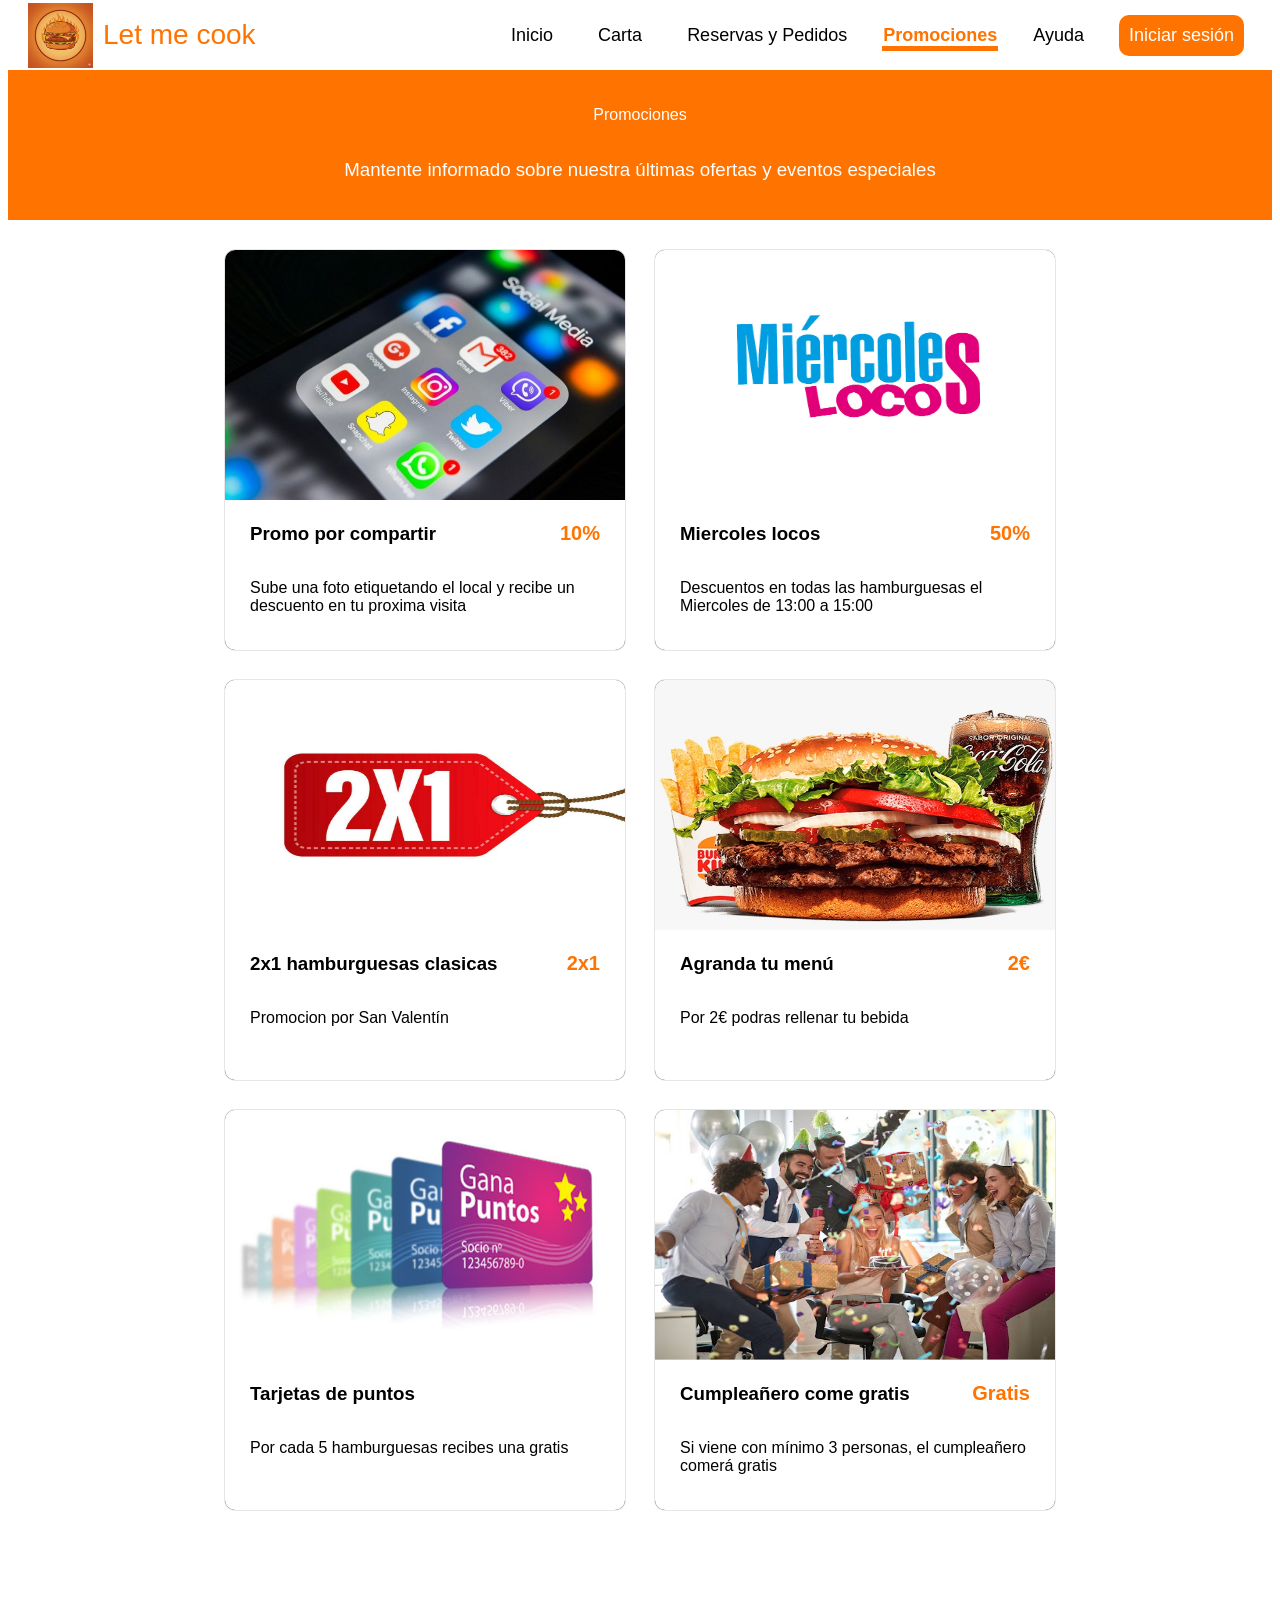
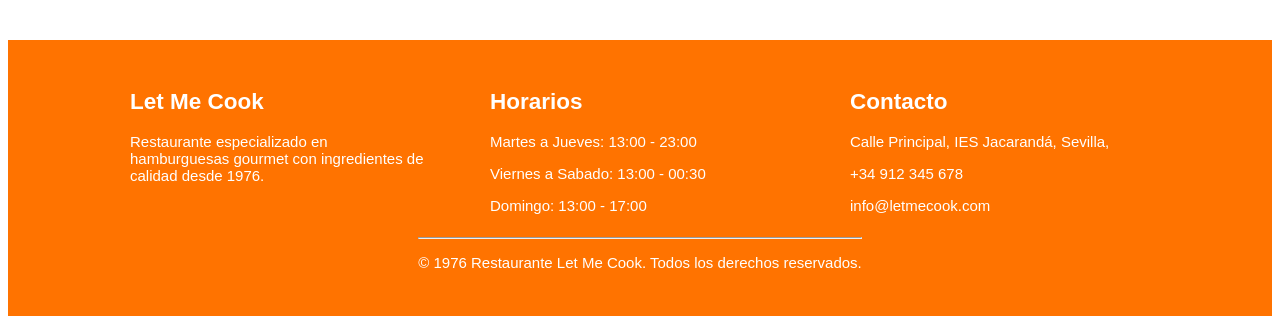
<file: promociones.html>
<!DOCTYPE html>
<html lang="en">
<head>
    <meta charset="UTF-8">
    <meta name="viewport" content="width=device-width, initial-scale=1.0">
    <title>Let me cook</title>
    <link rel="stylesheet" href="style.css">
    <link rel="icon" href="./images/logo.png" type="image/x-icon">
</head>
<body>
     <header id="cabecera">
        <div id="letmecook">
            <img src="./images/logo.png" alt="logo" width="65">
            <a href="index.html"><span class="naranja">Let me cook</span></a>
        </div>
        <div class="hamburguesa" onclick="toggleMenu()">☰</div>
        <nav id="menu">
            <div><a href="index.html" class="naranja">Inicio</a></div>
            <div><a href="carta.html" class="naranja">Carta</a></div>
            <div><a href="pedir.html" class="naranja">Reservas y Pedidos</a></div>
            <div><a href="promociones.html" class="naranja actual">Promociones</a></div>
            <div><a href="ayuda.html" class="naranja">Ayuda</a></div>
            <div class="inicio_sesion"><a href="login.html">Iniciar sesión</a></div>
        </nav>
    </header>
    <section id="debajocabecera">
        <div>
            <p>
                Promociones
            </p>
            <h3>
                Mantente informado sobre nuestra últimas ofertas y eventos especiales
            </h3>
        </div>
    </section>
    <section id="promociones">
        <article class="promociones">
                <img src="images/movil.jpg" alt="movil">
                <div class="contenido">
                    <div class="cabecera">
                        <h3>Promo por compartir</h3>
                        <span class="precio">10%</span>
                    </div>
                    <p>Sube una foto etiquetando el local y recibe un descuento en tu proxima visita</p>
                </div>
            </article>

            <article class="promociones">
                <img src="./images/miercoles.jpg" alt="miercoles">
                <div class="contenido">
                    <div class="cabecera">
                        <h3>Miercoles locos</h3>
                        <span class="precio">50%</span>
                    </div>
                    <p>Descuentos en todas las hamburguesas el Miercoles de 13:00 a 15:00</p>
                </div>
            </article>

            <article class="promociones">
                <img src="./images/2x1.jpg" alt="2x1">
                <div class="contenido">
                    <div class="cabecera">
                        <h3>2x1 hamburguesas clasicas</h3>
                        <span class="precio">2x1</span>
                    </div>
                    <p>Promocion por San Valentín</p>
                </div>
            </article>

            <article class="promociones">
                <img src="./images/menu.jpeg" alt="menu">
                <div class="contenido">
                    <div class="cabecera">
                        <h3>Agranda tu menú</h3>
                        <span class="precio">2€</span>
                    </div>
                    <p>Por 2€ podras rellenar tu bebida</p>
                </div>
            </article>

            <article class="promociones">
                <img src="./images/tarjeta.jpg" alt="tarjeta">
                <div class="contenido">
                    <div class="cabecera">
                        <h3>Tarjetas de puntos</h3>
                        <span class="precio"></span>
                    </div>
                    <p>Por cada 5 hamburguesas recibes una gratis</p>
                </div>
            </article>

            <article class="promociones">
                <img src="./images/cumpleaños.jpg" alt="cumpleaños">
                <div class="contenido">
                    <div class="cabecera">
                        <h3>Cumpleañero come gratis</h3>
                        <span class="precio">Gratis</span>
                    </div>
                    <p>Si viene con mínimo 3 personas, el cumpleañero comerá gratis</p>
                </div>
            </article>

    </section>
    <footer id="piepagina">
        <div class="piepagina">
            <div>
                <h2>Let Me Cook</h2>
                <p>Restaurante especializado en hamburguesas gourmet con ingredientes de calidad desde 1976.</p>
            </div>
            <div>
                <h2>Horarios</h2>
                <p>Martes a Jueves: 13:00 - 23:00</p>
                <p>Viernes a Sabado: 13:00 - 00:30</p>
                <p>Domingo: 13:00 - 17:00</p>
            </div>
            <div>
                <h2>Contacto</h2>
                <p>Calle Principal, IES Jacarandá, Sevilla,</p>
                <p>+34 912 345 678</p>
                <p>info@letmecook.com</p>
            </div>
        </div>
        <div>
            <hr>
            <p>© 1976 Restaurante Let Me Cook. Todos los derechos reservados.</p>
        </div>
    </footer>
    <script src="scripts.js"></script>
</body>
</html>
</file>
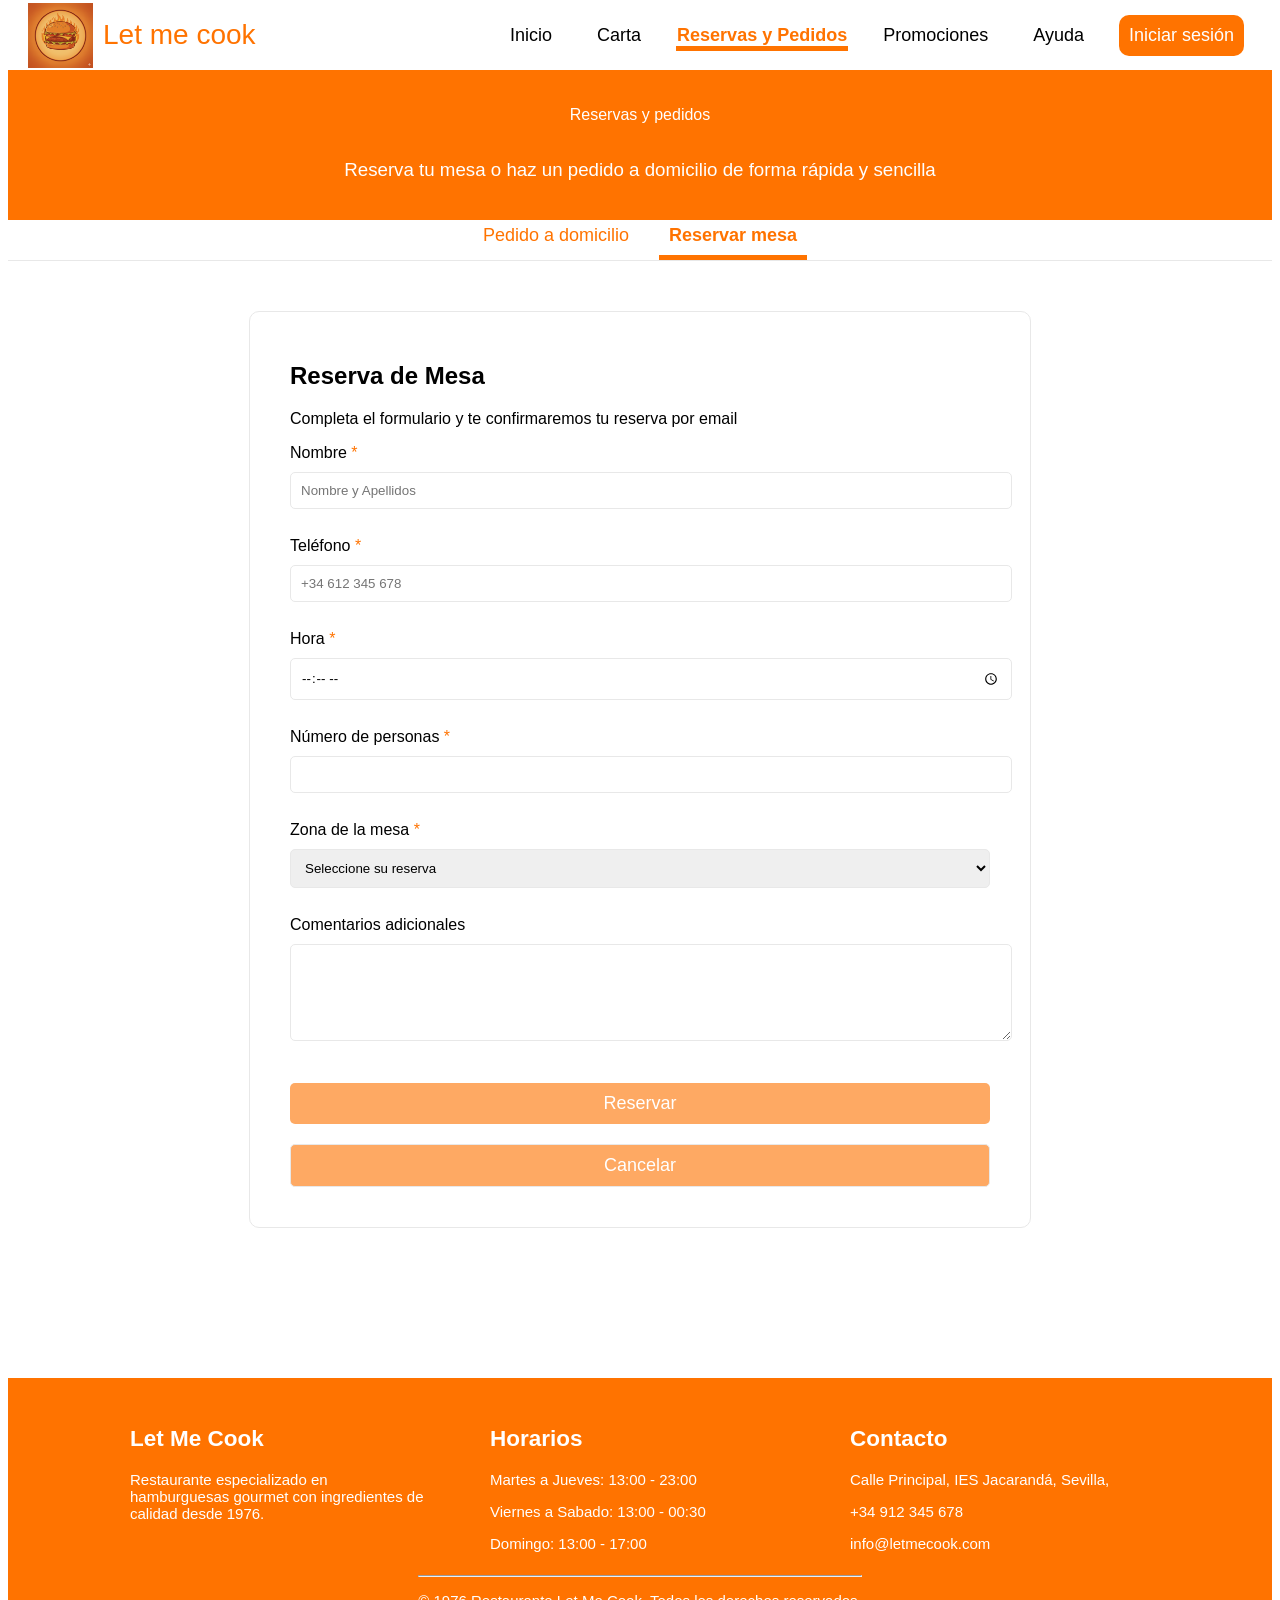
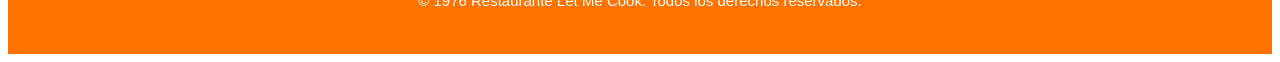
<file: reservar.html>
<!DOCTYPE html>
<html lang="en">
<head>
    <meta charset="UTF-8">
    <meta name="viewport" content="width=device-width, initial-scale=1.0">
    <title>Let me cook</title>
    <link rel="stylesheet" href="style.css">
    <link rel="icon" href="./images/logo.png" type="image/x-icon">
</head>
<body>
     <header id="cabecera">
        <div id="letmecook">
            <img src="./images/logo.png" alt="logo" width="65">
            <a href="index.html"><span class="naranja">Let me cook</span></a>
        </div>
        <div class="hamburguesa" onclick="toggleMenu()">☰</div>
        <nav id="menu">
            <div><a href="index.html" class="naranja">Inicio</a></div>
            <div><a href="carta.html" class="naranja">Carta</a></div>
            <div><a href="pedir.html" class="naranja actual">Reservas y Pedidos</a></div>
            <div><a href="promociones.html" class="naranja">Promociones</a></div>
            <div><a href="ayuda.html" class="naranja">Ayuda</a></div>
            <div class="inicio_sesion"><a href="login.html">Iniciar sesión</a></div>
        </nav>
    </header>
    <section id="debajocabecera">
        <div>
            <p>
                Reservas y pedidos
            </p>
            <h3>
                Reserva tu mesa o haz un pedido a domicilio de forma rápida y sencilla
            </h3>
        </div>
    </section>
    <section id="pedidosreserva">
        <div>
            <a href="pedir.html" ><div>Pedido a domicilio</div></a>
            <a href="reservar.html" class="actual"><div>Reservar mesa</div></a>
        </div>
    </section>
    <section id="formulario">
        <div>
        <!-- Sección de reservas -->
            <h2>Reserva de Mesa</h2>
            <p>Completa el formulario y te confirmaremos tu reserva por email</p>
            <a href="domicilio"></a>
            <!-- Formulario para hacer reservas -->
            <form action="reservarealizado.html" method="post">


                <!-- Campo nombre de la persona que reserva -->
                <label>
                    Nombre
                    <span>*</span>
                </label><br>
                <input type="text" name="nombre_reserva" placeholder="Nombre y Apellidos" required>
                <br><br>


                <!-- Campo teléfono de la persona que reserva -->
                <label>
                    Teléfono
                    <span>*</span>
                </label><br>
                <input type="tel" name="telefono_reserva" placeholder="+34 612 345 678">
                <br><br>


                <!-- Campo para seleccionar la hora de la reserva -->
                <label>
                    Hora
                    <span>*</span>
                </label><br>
                <input type="time" name="hora" required>
                <br><br>


                <!-- Campo para indicar número de personas -->
                <label>
                    Número de personas
                    <span>*</span>
                </label><br>
                <input type="number" name="personas" min="1" required>
                <br><br>


                <!-- Selector de zona de la mesa -->
                <label>
                    Zona de la mesa
                    <span>*</span>
                </label><br>
                <select name="zona" required>
                    <option value="">Seleccione su reserva</option>
                    <option>Interior</option>
                    <option>Terraza</option>
                    <option>Barra</option>
                </select>
                <br><br>


                <label>Comentarios adicionales</label><br>
                <textarea name="comentarios" rows="5"></textarea>
                <br><br>
                <!-- Botones para enviar o cancelar -->
                <input type="submit" value="Reservar">
                <input type="button" value="Cancelar">
            </form>
        </div>
    </section>
    <footer id="piepagina">
        <div class="piepagina">
            <div>
                <h2>Let Me Cook</h2>
                <p>Restaurante especializado en hamburguesas gourmet con ingredientes de calidad desde 1976.</p>
            </div>
            <div>
                <h2>Horarios</h2>
                <p>Martes a Jueves: 13:00 - 23:00</p>
                <p>Viernes a Sabado: 13:00 - 00:30</p>
                <p>Domingo: 13:00 - 17:00</p>
            </div>
            <div>
                <h2>Contacto</h2>
                <p>Calle Principal, IES Jacarandá, Sevilla,</p>
                <p>+34 912 345 678</p>
                <p>info@letmecook.com</p>
            </div>
        </div>
        <div>
            <hr>
            <p>© 1976 Restaurante Let Me Cook. Todos los derechos reservados.</p>
        </div>
    </footer>
    <script src="scripts.js"></script>
</body>
</html>
</file>
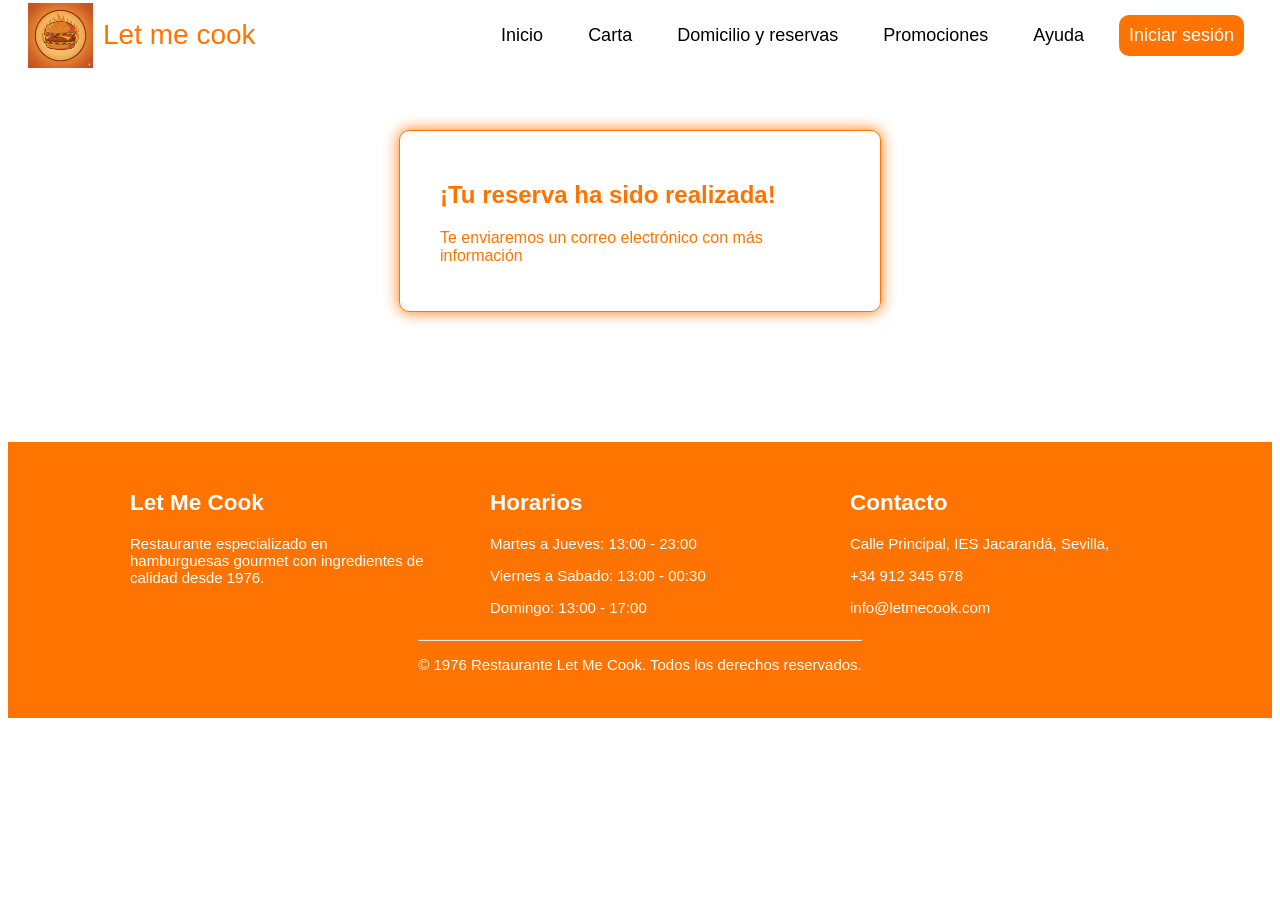
<file: reservarealizado.html>
<!DOCTYPE html>
<html lang="en">
<head>
    <meta charset="UTF-8">
    <meta name="viewport" content="width=device-width, initial-scale=1.0">
    <title>Let me cook</title>
    <link rel="stylesheet" href="style.css">
    <link rel="icon" href="./images/logo.png" type="image/x-icon">
</head>
<body>
     <header id="cabecera">
        <div id="letmecook">
            <img src="./images/logo.png" alt="logo" width="65">
            <a href="index.html"><span class="naranja">Let me cook</span></a>
        </div>
        <div class="hamburguesa" onclick="toggleMenu()">☰</div>
        <nav id="menu">
            <div><a href="index.html" class="naranja">Inicio</a></div>
            <div><a href="carta.html" class="naranja">Carta</a></div>
            <div><a href="pedir.html" class="naranja">Domicilio y reservas</a></div>
            <div><a href="promociones.html" class="naranja">Promociones</a></div>
            <div><a href="ayuda.html" class="naranja">Ayuda</a></div>
            <div class="inicio_sesion"><a href="login.html">Iniciar sesión</a></div>
        </nav>
    </header>
        <section id="confirmacion">
            <div>
                <h2>¡Tu reserva ha sido realizada!</h2>
                <p>Te enviaremos un correo electrónico con más información</p>
            </div>
        </section>
    <footer id="piepagina">
        <div class="piepagina">
            <div>
                <h2>Let Me Cook</h2>
                <p>Restaurante especializado en hamburguesas gourmet con ingredientes de calidad desde 1976.</p>
            </div>
            <div>
                <h2>Horarios</h2>
                <p>Martes a Jueves: 13:00 - 23:00</p>
                <p>Viernes a Sabado: 13:00 - 00:30</p>
                <p>Domingo: 13:00 - 17:00</p>
            </div>
            <div>
                <h2>Contacto</h2>
                <p>Calle Principal, IES Jacarandá, Sevilla,</p>
                <p>+34 912 345 678</p>
                <p>info@letmecook.com</p>
            </div>
        </div>
        <div>
            <hr>
            <p>© 1976 Restaurante Let Me Cook. Todos los derechos reservados.</p>
        </div>
    </footer>
    <script src="scripts.js"></script>
</body>
</html>
</file>
<file: style.css>
/* cabecera */
*{
    font-family: 'Montserrat', sans-serif;
}
#cabecera{
    width: 95%;
    height: 70px;
    display: flex;
    align-items: center;
    justify-content: space-around;
    padding: 0 20px;
    z-index: 1000;
    top: 0;
    background: white;
    position: fixed;
}
#letmecook{
    display: flex;
    align-items: center;
    justify-content: left;
    font-size: 22px;
    margin-right: auto;
}
#letmecook a{
    text-decoration: none;
    text-align: center;
}

#letmecook a span{
    font-size: 28px;
    color: #ff7300;
}

#menu{
    display: flex;
    align-items: center;
    gap: 25px;
}

#menu a{
    text-decoration: none;
    font-size: 18px;
}

.naranja{
    background-color: transparent;
    color: #000000;
    padding: 18px 10px;
    font-size: 18px;
    text-align: center;
}
.naranja:hover{
    background-color: #ffe1c8;
    color: #ff7300;
    cursor: pointer;
}
.naranja:active{
    background-color: #fcb478;
    cursor: pointer;
}

.actual{
    border-bottom: #ff7300 5px solid;
    color: #ff7300;
    font-weight: bold;
    padding: 1px;
}

.inicio_sesion{
    background-color: #ff7300;
    color: white;
    padding: 10px;
    border-radius: 10px;
    color: white;
    text-align: center;
}

.inicio_sesion a{
    text-decoration: none;
    color: white;
}

.inicio_sesion:hover{
    background-color: #ffa65d;
    color: white;
    cursor: pointer;
}

.inicio_sesion:active{
    background-color: #fac294;
}

.hamburguesa{
    display: none;
    font-size: 30px;
    cursor: pointer;
}

@media (max-width: 750px) {
    #menu {
        display: none;
        position: absolute;
        top: 70px;
        right: 0;
        background: white;
        width: 200px;
        flex-direction: column;
        padding: 20px;
        box-shadow: 0 20px 35px rgba(132, 0, 255, 0.1), 0 5px 15px rgba(174, 0, 255, 0.1);
    }
    .hamburguesa{
        display: block;
        color: #ff7300;
        margin-left: auto;
        margin-right: 30px;
    }
    #menu a{
        padding: 10px 0;
    }
    #contenedor{
        margin-top: 100px;
        margin-inline: 20px;
    }

    .hamburguesa:hover{
        color: #ffac75;
    }
    .hamburguesa:active{
        color: #ffcea7;
    }
}

/* sección debajo de la cabecera */
#debajocabecera{
    background-color: #ff7300;
    color: white;
    margin-top: 70px;
    height: 150px;
    align-content: center;
    justify-items: center;
}
#debajocabecera div{
    display: flex;
    flex-direction: column;
    align-items: center;
    justify-content: center;
    height: 100%;
}
#debajocabecera div h3{
    font-weight: normal;
}

/*PAGINA DE INICIO */
/* sección de bienvenida */
#foto_fondo{
    display: flex;
    flex-direction: column;
    flex-wrap: wrap;
    background-image: url(images/exterior.jpg);
    background-size: cover; 
    background-position: center;
    color: white;
    margin-top: 70px;
    height: 400px;
    align-items: center;
    justify-content: center;
}
#foto_fondo div{
    align-content: center;
    justify-items: center;
    margin-top: 50px;
    text-align: center;
}
#foto_fondo div h1{
    font-size: 40px;
    font-weight: bold;
    text-shadow: 2px 2px 4px rgba(0, 0, 0, 0.5);
}

#foto_fondo div p{
    font-size: 20px;
    text-shadow: 2px 2px 4px rgba(0, 0, 0, 0.5);

}

#foto_fondo div a{
    padding: 10px 20px;
    font-size: 18px;
    text-decoration: none;
    border-radius: 10px;
    margin: 10px;
}

.bienvenida_naranja{
    background-color: #ff7300;
    color: white;
}
.bienvenida{
    background-color: #e8e8e8;
    color: black;
}
.bienvenida_naranja:hover{
    background-color: #ffe1c8;
    color: #ff7300;
}
.bienvenida_naranja:active{
    background-color: #fcb478;
    color: #ff7300;
}

.bienvenida:hover{
    background-color: #bbbaba;
}

.bienvenida:active{
    background-color: #e8e8e8;
}

#foto_fondo div div{
    display: flex;
    background-color: orange;
    width: 100%;
}

/* sección de sobre nosotros */
#sobre_nosotros{
    display: flex;
    flex-direction: column;
    flex-wrap: wrap;
    align-items: center;
    justify-content: center;
    text-align: center;
    height: 200px;
}
#sobre_nosotros div{
    max-width: 800px;
}
#sobre_nosotros div p{
    font-size: 18px;
}
#sobre_nosotros div span{
    font-size: 22px;
    font-weight: bold;
}
/* sección de calidad de servicio */
#calidad_servicio{
    display: flex;
    flex-direction: row;
    justify-content: center;
    gap: 20px;
    padding: 20px;
}
#calidad_servicio div{
    display: flex;
    flex-direction: column;
    align-items: center;
    justify-content: center;
    text-align: center;
    width: 300px;
    height: 200px;
    padding: 20px;
    border-radius: 10px;
    box-shadow: #797979 0px 1px 2px;
}

#calidad_servicio div:hover{
    box-shadow: #ff7300 0px 0px 15px;
    transition: 1s;
}

#calidad_servicio div img{
    width: 80px;
}

#calidad_servicio div p{
    font-size: 18px;
}

#calidad_servicio div span{
    font-size: 22px;
    font-weight: bold;
}

#calidad_servicio div a{
    text-decoration: none;
    font-size: 18px;
    padding: 10px 20px;
    border-radius: 10px;
    background-color: #ff7300;
    color: white;
    margin-top: 20px;
    margin-bottom: 18px;
}

#calidad_servicio div a:hover{
    background-color: #ffe1c8;
    color: #000000;
}
#calidad_servicio div a:active{
    background-color: #fcb478;
}

/* sección de mapa */
#ubicacion{
    display: flex;
    flex-wrap: wrap;
    align-items: center;
    justify-content: center;
    margin-top: 30px;
    gap: 50px;
}
#ubicacion #horarios, #mapa{
    width: 400px;
    height: 550px;
    padding: 20px 20px;
    border-radius: 10px;
    box-shadow: #797979 0px 0px 5px;
}

.horarios{
    display: flex;
    justify-content: space-between;
    align-items: center;
}

.horarios span{
    font-size: 18px;
}

#ubicacion #horarios:hover, #mapa:hover{
    box-shadow: #ff7300 0px 0px 15px;
    transition: 1s;
}

#ubicacion div p{
    font-size: 18px;
}
#ubicacion div iframe{
    width: 100%;
    height: 250px;
    border-radius: 10px;
    margin-top: 20px;
    margin-bottom: 20px;
}

#mapa p{
    font-size: 18px;
    margin-bottom: 30px;
}

#mapa span{
    font-size: 18px;
    font-weight: bold;
}

/* sección de galeria */
#galeria{
    display: flex;
    flex-direction: column;
    flex-wrap: wrap;
    justify-content: center;
    align-items: center;
    gap: 20px;
    margin-top: 50px;
}

.galeria{
    display: flex;
    flex-direction: row;
    flex-wrap: wrap;
    justify-content: center;
    gap: 20px;
}

.galeria div{
    width: 300px;
    height: 200px;
    overflow: hidden;
    border-radius: 10px;
}
.galeria img{
    width: 300px;
    height: 200px;
    border-radius: 10px;
    box-shadow: #797979 0px 0px 5px;
    transition: transform 0.5s;
}

#galeria img:hover{
    transform: scale(1.25);
}

/* PAGINA DE CARTA */
/* sección de botones */
.botones{
    display: flex;
    flex-wrap: wrap;
    justify-content: center;
    gap: 20px;
    padding-bottom: 10px;
    border-bottom: #e8e8e8 1px solid;
}
.botones a{
    background-color: whitesmoke;
    text-decoration: none;
    padding: 10px 15px;
    color: rgb(114, 114, 114);
    border-radius: 30px;
}
.botones a:hover{
    background-color: #ffe1c8;
    color: #ff7300;
}
.botones a:active{
    background-color: #fcb478;
    color: #ff7300;
}

/* sección de platos */
.platos{
    display: flex;
    flex-wrap: wrap;
    justify-content: center;
    gap: 30px;
    padding: 30px 20px;
}
.tarjetitas{
    box-shadow: #000000 0px 0px 1px;
    border-radius: 10px;
    width: 400px;
    height: 400px;
    overflow: hidden;
}
.tarjetitas img{
    width: 100%;
    border-top-left-radius: 10px;
    border-top-right-radius: 10px;
    height: 250px;
    transition: transform 1s;
}
.tarjetitas img:hover{
    transform: scale(1.05);
}
.tarjetitas .contenido{
    padding: 0px 25px;
}

.tarjetitas .contenido .cabecera{
    display: flex;
    flex-wrap: wrap;
    justify-content: space-between;
    align-items: center;
}

.tarjetitas:hover{
    color: #ff7300;
    box-shadow: #ff7300 0px 0px 15px;
    transition: 1s;
}

.precio{
    color: #ff7300;
    font-weight: bold;
    font-size: 20px;
}

.parte_menu{
    font-size: 38px;
    color: #ff7300;
    font-weight: bold;
    justify-self: center;
}

/* sección de descarga */
#descarga{
    display: flex;
    flex-wrap: wrap;
    justify-content: center;
    gap: 20px;
    padding: 20px;
    background-color: #fff2e8;
}

.descarga{
    text-align: center;
    margin-bottom: 30px;
}

.descarga p{
    font-size: 18px;
    margin-bottom: 32px;
}
.descarga a{
    text-decoration: none;
    color: white;
    font-size: 18px;
    padding: 15px 20px;
    border-radius: 10px;
    background-color: #ff7300;
}

.descarga a:hover{
    background-color: #ffa65d;
    cursor: pointer;
}

.descarga a:active{
    background-color: #fac294;
}

/* imagen de flecha */
.fijo{
    position: fixed;
    bottom: 25px;
    left: 25px;
    cursor: pointer;
}

.fijo img{
    width: 70px;
    height: 70px;
    border-radius: 50px;
}
/*PAGINA DE RESERVAS Y PEDIDOS*/
/* sección de reservas y pedidos */
#pedidosreserva{
    display: flex;
    flex-wrap: wrap;
    justify-content: center;
    height: 40px;
    border-bottom: #e8e8e8 1px solid;
}
#pedidosreserva div{
    display: flex;
    gap: 20px;
    flex-wrap: wrap;
    align-items: left;
    height: 100%;
}
#pedidosreserva div a{
    text-decoration: none;
    color: #ff7300;
    font-size: 18px;
    padding: 5px 10px;
}

/*FORMULARIO DE RESERVA Y PEDIDOS*/
#formulario{
    display: flex;
    flex-wrap: wrap;
    justify-content: center;
    padding: 50px 20px;
}

#formulario div{
    border: #e8e8e8 1px solid;
    border-radius: 10px;
    padding: 30px 40px;
    max-width: 700px;
    width: 100%;
}
#formulario div input, select, textarea{
    width: 100%;
    padding: 10px;
    margin: 10px 0;
    border: #e8e8e8 1px solid;
    border-radius: 5px;
}

#formulario div input[type="submit"],[type="button"]{
    background-color: #fea963;
    color: white;
    border: none;
    cursor: pointer;
    font-size: 18px;
}
#formulario div input[type="submit"]:hover,[type="button"]:hover{
    background-color: #ff7300;
}
#formulario div input[type="submit"]:active,[type="button"]:active{
    box-shadow: #000000 0px 0px 3px;
}

#formulario div span{
    color: #ff7300;
}

/* PAGINA DE PEDIDO Y RESERVA REALIZADO */
#confirmacion{
    display: flex;
    flex-wrap: wrap;
    justify-content: center;
    padding: 20px 10px;
    margin-top: 100px;
}
#confirmacion div{
    border-radius: 10px;
    padding: 30px 40px;
    max-width: 400px;
    margin: 10px;
    justify-items: center;
    border: #ff7300 1px solid;
    color: #ff7300;
    box-shadow: #ff7300 0px 0px 15px;
}

#confirmacion div:hover{
    box-shadow: #ff7300 0px 0px 30px;
}

/*PAGINA DE PROMOCIONES*/
#promociones{
    display: flex;
    flex-wrap: wrap;
    justify-content: center;
    gap: 30px;
    padding: 30px 20px;
}
.promociones{
    box-shadow: #000000 0px 0px 1px;
    border-radius: 10px;
    width: 400px;
    height: 400px;
    overflow: hidden;
}
.promociones img{
    width: 100%;
    border-top-left-radius: 10px;
    border-top-right-radius: 10px;
    height: 250px;
    transition: transform 1s;
}
.promociones img:hover{
    transform: scale(1.05);
}
.promociones .contenido{
    padding: 0px 25px;
}

.promociones .contenido .cabecera{
    display: flex;
    flex-wrap: wrap;
    justify-content: space-between;
    align-items: center;
}

.promociones:hover{
    color: #ff7300;
    box-shadow: #ff7300 0px 0px 15px;
    transition: 1s;
}

/* PAGINA DE AYUDA */
/*seccion de info*/

#info{
    display: flex;
    flex-wrap: wrap;
    justify-content: center;
    padding: 20px 10px;
}
#info div{
    box-shadow: #cfcece 0px 0px 5px;
    border-radius: 10px;
    padding: 30px 40px;
    max-width: 200px;
    width: 100%;
    margin: 10px;
    justify-items: center;
}

#info div h3{
    font-weight: bold;
    margin-bottom: 20px;
}


/* pie de página */
#piepagina{
    display: flex;
    flex-direction: column;
    flex-wrap: wrap;
    align-items: center;
    background-color: #ff7300;
    color: white;
    font-size: 15px;
    margin-top: 100px;
    padding: 30px 40px;
    bottom: 0;
}
.piepagina{
    display: flex;
    flex-wrap: wrap;
    justify-content: center;
    margin-inline: 20px;
    gap: 60px;
}
.piepagina div{
    width: 300px;
}

/* login */
@import url('https://fonts.googleapis.com/css2?family=Montserrat:wght@300;400;500;600;700&display=swap');

#inicio{
    margin: 0;
    padding: 0;
    box-sizing: border-box;
    background-color: #f2f2f2;
    display: flex;
    align-items: center;
    justify-content: center;
    flex-direction: column;
    height: 100vh;
}

#contenedor{
    margin-top:550px;
    width: 800px;
    padding: 20px;
}

.contenedor{
    background-color: #f2f2f2;
    border-radius: 30px;
    box-shadow: 0 5px 15px rgba(0, 0, 0, 0.1);
    position: relative;
    overflow: hidden;
    width: 768px;
    max-width: 100%;
    min-height: 480px;
    /* background-image: url(https://upload.wikimedia.org/wikipedia/commons/thumb/d/de/COA_Spain_1945_1977.svg/640px-COA_Spain_1945_1977.svg.png); */
}

.contenedor:hover{
    box-shadow: #ff7300 0px 0px 35px;
    transition: 1s;
}

.contenedor p{
    font-size: 14px;
    line-height: 20px;
    letter-spacing: 0,3px;
    margin: 20px 0;
}

.contenedor span{
    font-size: 12px;
}

.contenedor a{
    color: #ff7300;
    font-size: 20px;
    text-decoration: none;
    margin: 15px 0 10px;
}

.contenedor button{
    background-color: #ff7300;
    color: #f2f2f2;
    font-size: 12px;
    padding: 10px 45px;
    border: 1px solid transparent;
    border-radius: 8px;
    font-weight: 600;
    letter-spacing: 0.5px;
    text-transform: uppercase;
    margin-top: 10px;
    cursor: pointer;
}

.contenedor button.hidden{
    background-color: transparent;
    border-color: #f2f2f2;
}
.contenedor form{
    background-color: #f2f2f2;
    display: flex;
    align-items: center;
    justify-content: center;
    flex-direction: column;
    padding: 0 40px;
    height: 100%;
}

.contenedor input{
    background-color: #f2f2f2;
    margin: 8px 0;
    padding: 10px 15px;
    font-size: 13px;
    border-radius: 8px;
    width: 100%;
    outline: none;
    border-color: #ff7300;
}

.forma-contenedor{
    position: absolute;
    top: 0;
    height: 100%;
    transition: all 0.6s ease-in-out;
}

.sign-in{
    left: 0;
    width: 50%;
    z-index: 2;
}

.contenedor.active .sign-in{
    transform: translateX(100%);
}

.sign-up{
    left: 50%;
    width: 50%;
    opacity: 0;
    z-index: 1;
}

.contenedor.active .sign-up{
    transform: translateX(-100%);
    opacity: 1;
    z-index: 5;
    animation: move 0.6s;
}

@keyframes move{
    0%, 49.99%{
        opacity: 0;
        z-index: 1;
    }
    50%, 100%{
        opacity: 1;
        z-index: 5;
    }
}

.social-icons{
    margin: 20px 0;
}

.social-icons a{
    border: 1px solid #f2f2f2;
    border-radius: 20%;
    display: inline-flex;
    justify-content: center;
    align-items: center;
    margin: 0 3px;
    height: 40px;
    width: 40px;
}

.social-icons a:hover{
    background-color: #fcd0ac;
}

.social-icons a:active{
    background-color: #fce4d1;
}

.toggle-container{
    position: absolute;
    top: 0;
    left: 50%;
    width: 50%;
    height: 100%;
    overflow: hidden;
    transition: transform 0.6s ease-in-out;
    border-radius: 150px 0 0 100px;
    z-index: 100;
}

.contenedor.active .toggle-container{
    transform: translateX(-100%);
    border-radius: 0 150px 100px 0;
}

.toggle{
    background-color: #f2f2f2;
    height: 100%;
    background: linear-gradient(to right, #ff7300, #000000, #ff7300);
    color: #f2f2f2;
    position: relative;
    left: -100%;
    width: 200%;
    height: 100%;
    transition: transform 0.6s ease-in-out;
    transform: translateX(0);
}

.contenedor.active .toggle{
    transform: translateX(50%);
}

.toggle-panel{
    position: absolute;
    width: 50%;
    height: 100%;
    display: flex;
    align-items: center;
    justify-content: center;
    flex-direction: column;
    padding: 0 30px;
    text-align: center;
    top: 0;
    transform: translateX(0);
    transition: transform 0.6s ease-in-out;
}

.toggle-left{
    transform: translateX(-200%);
}

.contenedor.active .toggle-left{
    transform: translateX(0);
}

.toggle-right{
    right: 0;
    transform: translateX(0);
}

.contenedor.active .toggle-right{
    transform: translateX(200%);
}

button:hover{
    background-color: #f7ae73;
}

button:active{
    background-color: #ff7300;
    box-shadow: #ff7300 0px 0px 15px;
}
</file>
